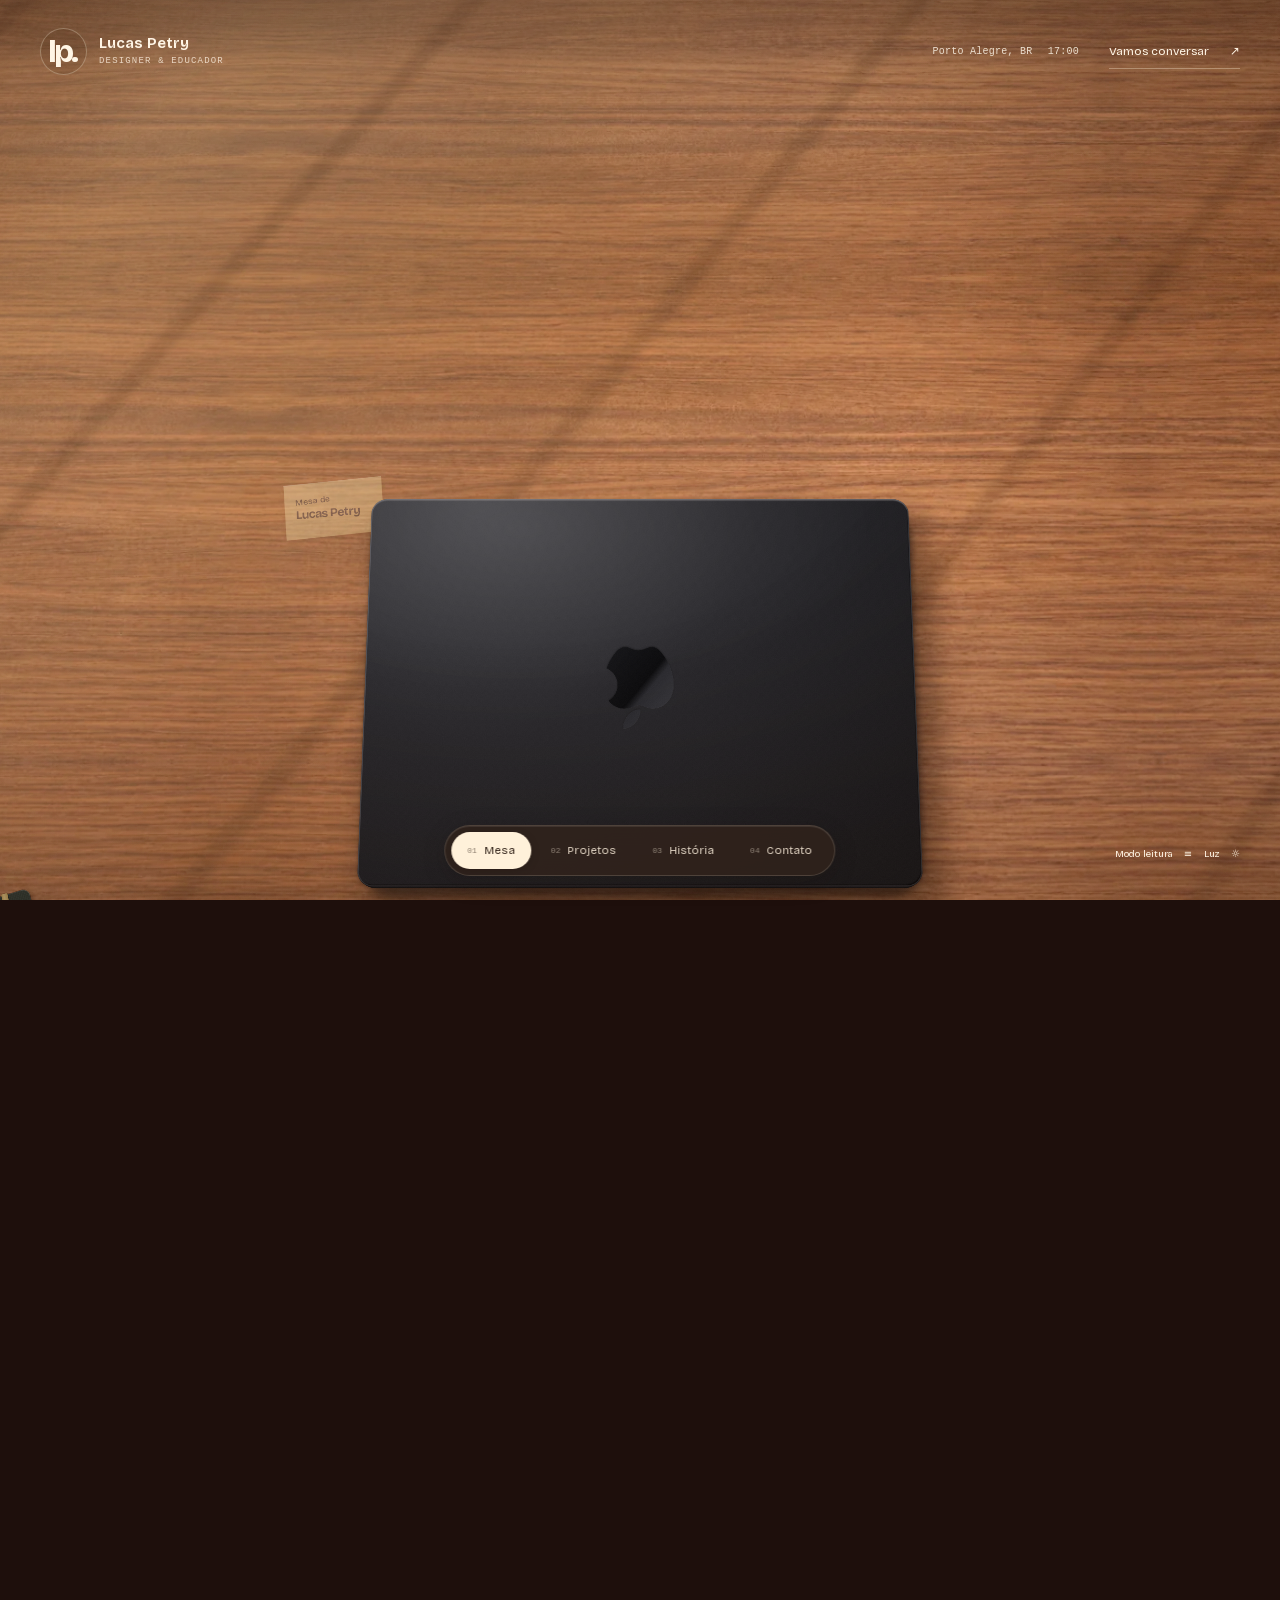
<file: index.html>
<!DOCTYPE html>
<html lang="pt-BR" data-desk="wood">
<head>
<meta charset="utf-8">
<meta name="viewport" content="width=device-width, initial-scale=1">
<title>Lucas Petry — ideias fora da tela</title>
<meta name="description" content="Design, marketing e IA, com um olhar humano. Explore a mesa e o portfólio de Lucas Petry.">
<meta name="theme-color" content="#2A0E1F">
<meta property="og:title" content="Lucas Petry — ideias fora da tela">
<meta property="og:description" content="Design, marketing e IA, com um olhar humano. Explore a mesa e o portfólio de Lucas Petry.">
<link rel="icon" href="data:image/svg+xml,%3Csvg xmlns='http://www.w3.org/2000/svg' viewBox='0 0 64 64'%3E%3Crect width='64' height='64' rx='14' fill='%23F45A2E'/%3E%3Crect x='14' y='18' width='36' height='26' rx='4' fill='%2317171B'/%3E%3Crect x='9' y='44' width='46' height='5' rx='2.5' fill='%2325252B'/%3E%3C/svg%3E">
<link rel="preload" href="assets/fonts/bricolage-latin.woff2" as="font" type="font/woff2" crossorigin>
<link rel="preload" href="assets/img/desk.webp" as="image" fetchpriority="high">
<link rel="preload" href="assets/img/fone.webp" as="image">
<script>
try { if (sessionStorage.getItem('portfolio-mode') === 'plain' || (sessionStorage.getItem('portfolio-mode') !== '3d' && matchMedia('(max-width: 700px), (prefers-reduced-motion: reduce)').matches)) document.documentElement.classList.add('is-plain'); } catch { if (matchMedia('(max-width: 700px), (prefers-reduced-motion: reduce)').matches) document.documentElement.classList.add('is-plain'); }
document.documentElement.classList.add('js');
if (!document.documentElement.classList.contains('is-plain') && 'scrollRestoration' in history) history.scrollRestoration = 'manual';
</script>
<link rel="stylesheet" href="css/styles.css">
</head>
<body>
<a class="skip-link" href="#leitura">Pular para o conteúdo</a>
<header class="site-header">
  <a href="#mesa" class="wordmark" aria-label="Lucas Petry, início"><span class="monogram">lp.</span><span>Lucas Petry<small>DESIGNER & EDUCADOR</small></span></a>
  <div class="header-right"><span class="local-time">Porto Alegre, BR <time id="deskClock"></time></span><a class="contact-link" href="mailto:lucas@asimov.academy">Vamos conversar <span aria-hidden="true">↗</span></a></div>
</header>
<div class="hero-copy" id="heroCopy">
  <span class="eyebrow">DESIGN, CAFÉ E UM POUCO DE IA.</span>
  <h1>Vem conhecer meu trabalho</h1>
  <p>Boas ideias começam com uma conversa.<br>As minhas estão aqui, em cima da mesa.</p>
</div>


<div class="stage" id="stage" aria-label="Mesa interativa em 3D">
  <div class="world" id="world">
    <div class="desk" id="desk">
      <!-- ladrilhos da mesa injetados via JS (.tile) -->

      <div class="window-light" aria-hidden="true"></div>
      <!-- post-it na mesa -->
      <div class="obj obj-sticker" data-rot="-5" data-dx="0" data-dy="-340" data-drot="4">
        <div class="obj-in" style="--i:0">
          <div class="postit">
            <span class="l1">Mesa de</span>
            <span class="l2">Lucas Petry</span>
          </div>
        </div>
      </div>

      <!-- terço -->
      <div class="obj obj-terco" data-rot="-10" data-dx="200" data-dy="-340" data-drot="-16">
        <div class="obj-in" style="--i:8">
          <img src="assets/img/terco.webp" width="340" height="352" alt="" loading="eager" decoding="async">
        </div>
      </div>

      <!-- planta (costela de adão) -->
      <div class="obj obj-plant" data-dx="-900" data-dy="-260" data-drot="-30">
        <div class="obj-in" style="--i:1">
          <img src="assets/img/plant.webp" width="1254" height="1254" alt="" loading="eager" decoding="async">
        </div>
      </div>

      <!-- café -->
      <div class="obj obj-cafe" data-rot="-6" data-dx="900" data-dy="-300" data-drot="28">
        <div class="obj-in" style="--i:2">
          <img src="assets/img/cafe.webp" width="660" height="612" alt="" loading="eager" decoding="async">
        </div>
      </div>

      <!-- fone -->
      <div class="obj obj-fone" data-rot="-6" data-dx="950" data-dy="-300" data-drot="28">
        <div class="obj-in" style="--i:7">
          <img src="assets/img/fone.webp" width="547" height="486" alt="" loading="eager" decoding="async">
        </div>
      </div>

      <!-- caderno (3D de verdade: contracapa, miolo de páginas, capa com dobradiça na lombada) -->
      <div class="obj obj-caderno" data-rot="-7" data-dx="-820" data-dy="520" data-drot="-22" data-alinha="irCaderno">
        <div class="obj-in obj-3d" style="--i:3">
          <div class="caderno" id="caderno">
            <div class="contracapa"></div>
            <div class="miolo" id="miolo"><!-- .pagina geradas via JS a partir de HISTORIA --></div>
            <div class="capa" id="capa">
              <div class="capa-fora"><span class="book-title">Notas de<br>um designer.<small>LUCAS PETRY / VOL. 01</small></span><i class="elastico" id="elastico"></i></div>
              <div class="capa-dentro"></div>
            </div>
          </div>
        </div>
      </div>

      <!-- caneta -->
      <div class="obj obj-caneta" data-rot="-7" data-dx="-820" data-dy="520" data-drot="-22">
        <div class="obj-in" style="--i:9">
          <img src="assets/img/caneta.webp" width="130" height="1312" alt="" loading="eager" decoding="async">
        </div>
      </div>

      <!-- celular (tela pra cima; acende e vira a moldura do chat) -->
      <div class="obj obj-celular" data-rot="9" data-dx="900" data-dy="520" data-drot="26" data-alinha="irCelular">
        <div class="obj-in obj-3d" style="--i:4">
          <div class="phone" id="phone">
            <!-- fatias de espessura injetadas via JS (.slab) -->
            <div class="phone-top">
              <div class="phone-screen">
                <div class="tela-on" id="telaOn">
                  <div class="lock" id="lock">
                    <span class="phone-status">9:41 <span>▮▮▮ ▰</span></span><div class="lock-hora" id="lockHora">--:--</div>
                    <div class="lock-data" id="lockData"></div>
                    <div class="notif" id="notif">
                      <i class="notif-icone">L</i>
                      <div class="notif-txt"><b>Lucas</b><span>agora</span><p>curtiu? me chama</p></div>
                    </div>
                  </div>
                  <div class="chat" id="chat">
                    <div class="chat-head"><i class="avatar">L</i><b>Lucas</b></div>
                    <div class="bolhas">
                      <div class="bolha" id="bolha1">Toda boa ideia começa com um “oi”.</div>
                      <div class="bolha" id="bolha2">O que vamos criar juntos?</div>
                    </div>
                    <a class="phone-email" href="mailto:lucas@asimov.academy">lucas@asimov.academy ↗</a><form class="campo" id="campo" autocomplete="off">
                      <input id="msg" type="text" placeholder="Mensagem" aria-label="Mensagem" maxlength="500">
                      <button type="submit" aria-label="Abrir mensagem no aplicativo de e-mail">
                        <svg width="16" height="16" viewBox="0 0 16 16" aria-hidden="true"><path d="M8 13V3M3.5 7.5L8 3l4.5 4.5" fill="none" stroke="currentColor" stroke-width="2.2" stroke-linecap="round" stroke-linejoin="round"/></svg>
                      </button>
                    </form>
                  </div>
                </div>
                <i class="ilha"></i>
              </div>
            </div>
          </div>
        </div>
      </div>

      <!-- ===== MacBook (100% CSS 3D) ===== -->
      <div class="laptop" id="laptop">
        <div class="laptop-shadow laptop-shadow-soft"></div>
        <div class="laptop-shadow laptop-shadow-contact"></div>

        <div class="base" id="base">
          <!-- fatias de espessura injetadas via JS (.slab) -->
          <div class="base-top">
            <div class="speaker speaker-l"></div>
            <div class="speaker speaker-r"></div>
            <div class="kb" id="kb" aria-hidden="true"></div>
            <div class="trackpad"></div>
            <i class="lip"></i>
            <div class="base-shade" id="baseShade"></div>
            <div class="screen-glow" id="screenGlow"></div>
          </div>
        </div>

        <div class="lid" id="lid">
          <div class="lid-inner">
            <div class="display" id="display">
              <div class="strip" id="strip"></div>
              <div class="intro" id="intro">
                <div class="curtain curtain-l"></div>
                <div class="curtain curtain-r"></div>
                <div class="stage-floor" aria-hidden="true"></div>
                <div class="stage-light" aria-hidden="true"></div>
                <div class="intro-vignette" aria-hidden="true"></div>
                <div class="valance" aria-hidden="true"></div>
                <div class="intro-txt">
                  <span class="intro-kicker">BEM-VINDO AO MEU UNIVERSO</span><h3>Ideias fora<br>da tela.</h3>
                  <p>Design que dá vontade de ver de perto.</p>
                </div>
              </div>
              <div class="progress" id="progress"></div>
              <div class="flash" id="flash"></div>
              <div class="reflection" id="reflection"></div>
            </div>
            <div class="notch"><i class="cam"></i><i class="led"></i></div>
            <div class="glass" id="glass"></div>
          </div>
          <div class="lid-outer" aria-hidden="true">
            <svg class="apple-logo" viewBox="0 0 24 24" aria-hidden="true">
              <defs>
                <linearGradient id="appleGloss" x1="0" y1="0" x2="1" y2="1">
                  <stop offset="0" stop-color="#3C3C41"/>
                  <stop offset=".42" stop-color="#2B2B30"/>
                  <stop offset=".5" stop-color="#0C0C0E"/>
                  <stop offset="1" stop-color="#18181B"/>
                </linearGradient>
              </defs>
              <path fill="url(#appleGloss)" d="M12.152 6.896c-.948 0-2.415-1.078-3.96-1.04-2.04.027-3.91 1.183-4.961 3.014-2.117 3.675-.546 9.103 1.519 12.09 1.013 1.454 2.208 3.09 3.792 3.039 1.52-.065 2.09-.987 3.935-.987 1.831 0 2.35.987 3.96.948 1.637-.026 2.676-1.48 3.676-2.948 1.156-1.688 1.636-3.325 1.662-3.415-.039-.013-3.182-1.221-3.22-4.857-.026-3.04 2.48-4.494 2.597-4.559-1.429-2.09-3.623-2.324-4.39-2.376-2-.156-3.675 1.09-4.61 1.09zM15.53 3.83c.843-1.012 1.4-2.427 1.245-3.83-1.207.052-2.662.805-3.532 1.818-.78.896-1.454 2.338-1.273 3.714 1.338.104 2.715-.688 3.559-1.701"/>
            </svg>
            <div class="lid-sheen" id="lidSheen"></div>
          </div>
        </div>
      </div>

    </div>
  </div>
  <div class="night" id="night" aria-hidden="true"></div>
</div>

<div class="vignette" aria-hidden="true"></div>
<div class="grain" aria-hidden="true"></div>
<div class="scroller" id="scroller"></div>

<nav class="dock" aria-label="Explorar portfólio">
  <a href="#mesa" data-chapter="mesa" aria-current="location"><span class="dock-number">01</span> Mesa</a>
  <a href="#projetos" data-chapter="projetos"><span class="dock-number">02</span> Projetos</a>
  <a href="#historia" data-chapter="historia"><span class="dock-number">03</span> História</a>
  <a href="#contato" data-chapter="contato"><span class="dock-number">04</span> Contato</a>
</nav>
<div class="view-controls"><button id="modeToggle" type="button">Modo leitura <span aria-hidden="true">≡</span></button><button id="lightToggle" type="button" aria-pressed="false" aria-label="Alternar luz da mesa">Luz <span aria-hidden="true">☼</span></button></div>
<div class="gallery-controls" id="galleryControls" hidden><button id="previousProject" aria-label="Projeto anterior">←</button><span id="projectCount" aria-live="polite">01 / 06</span><button id="nextProject" aria-label="Próximo projeto">→</button><button id="openProject">Ver conceito ↗</button></div>
<main class="reading" id="leitura" tabindex="-1">
  <section class="reading-intro" id="mesa"><span class="eyebrow">DESIGN, CAFÉ E UM POUCO DE IA.</span><h1>Vem conhecer meu trabalho</h1><p>Sou Lucas Petry. Designer, educador e curioso por tudo que conecta boas ideias a experiências de verdade.</p><div class="reading-desk" aria-hidden="true"><img src="assets/img/plant.webp" alt="" width="800" height="800"><div class="mini-note"><svg class="mini-apple-logo" viewBox="0 0 24 24" aria-hidden="true">
              <defs>
                <linearGradient id="appleGlossMini" x1="0" y1="0" x2="1" y2="1">
                  <stop offset="0" stop-color="#3C3C41"/>
                  <stop offset=".42" stop-color="#2B2B30"/>
                  <stop offset=".5" stop-color="#0C0C0E"/>
                  <stop offset="1" stop-color="#18181B"/>
                </linearGradient>
              </defs>
              <path fill="url(#appleGlossMini)" d="M12.152 6.896c-.948 0-2.415-1.078-3.96-1.04-2.04.027-3.91 1.183-4.961 3.014-2.117 3.675-.546 9.103 1.519 12.09 1.013 1.454 2.208 3.09 3.792 3.039 1.52-.065 2.09-.987 3.935-.987 1.831 0 2.35.987 3.96.948 1.637-.026 2.676-1.48 3.676-2.948 1.156-1.688 1.636-3.325 1.662-3.415-.039-.013-3.182-1.221-3.22-4.857-.026-3.04 2.48-4.494 2.597-4.559-1.429-2.09-3.623-2.324-4.39-2.376-2-.156-3.675 1.09-4.61 1.09zM15.53 3.83c.843-1.012 1.4-2.427 1.245-3.83-1.207.052-2.662.805-3.532 1.818-.78.896-1.454 2.338-1.273 3.714 1.338.104 2.715-.688 3.559-1.701"/>
            </svg></div><img src="assets/img/cafe.webp" alt="" width="660" height="612"></div><a class="text-link" href="#projetos">Explore os projetos ↓</a></section>
  <section id="projetos" class="reading-projects"><span class="eyebrow">01 / EXPLORAÇÕES CRIATIVAS</span><h2>Ideias fora da tela.</h2><p class="section-description">Uma seleção de conceitos de design. Projetos ilustrativos, por enquanto.</p><div class="project-grid">
<article class="project-card" style="--bg:#5A6A2E;--fg:#EAC64A"><div class="project-art" data-art="0" aria-hidden="true"><span>TORRA</span></div><div class="project-card-info"><span>Branding e site · Conceito</span><h3>TORRA</h3><p>Marca de café especial. Identidade, embalagem e site.</p><button data-project="0">Explorar conceito <span aria-hidden="true">↗</span></button></div></article>
<article class="project-card" style="--bg:#F1E9DA;--fg:#17171B"><div class="project-art" data-art="1" aria-hidden="true"><span>FORME</span></div><div class="project-card-info"><span>Web e 3D · Conceito</span><h3>FORME</h3><p>Estúdio de mobiliário modular. Homepage com exploded view 3D.</p><button data-project="1">Explorar conceito <span aria-hidden="true">↗</span></button></div></article>
<article class="project-card" style="--bg:#2A0E24;--fg:#FF7BC0"><div class="project-art" data-art="2" aria-hidden="true"><span>Âmago</span></div><div class="project-card-info"><span>Web imersiva · Conceito</span><h3>Âmago</h3><p>Perfume de nicho. Um mundo navegável por scroll.</p><button data-project="2">Explorar conceito <span aria-hidden="true">↗</span></button></div></article>
<article class="project-card" style="--bg:#2743E0;--fg:#FFF3DF"><div class="project-art" data-art="3" aria-hidden="true"><span>Visit New York</span></div><div class="project-card-info"><span>Web e 3D · Conceito</span><h3>Visit New York</h3><p>Landing de companhia aérea com Nova York em 3D.</p><button data-project="3">Explorar conceito <span aria-hidden="true">↗</span></button></div></article>
<article class="project-card" style="--bg:#FFD23F;--fg:#17171B"><div class="project-art" data-art="4" aria-hidden="true"><span>Trato</span></div><div class="project-card-info"><span>Produto e web · Conceito</span><h3>Trato</h3><p>App de produtividade. Homepage e sistema de design.</p><button data-project="4">Explorar conceito <span aria-hidden="true">↗</span></button></div></article>
<article class="project-card" style="--bg:#17171B;--fg:#D6B36A"><div class="project-art" data-art="5" aria-hidden="true"><span>Tempus</span></div><div class="project-card-info"><span>Branding e loja · Conceito</span><h3>Tempus</h3><p>Relojoaria de luxo. Branding e e-commerce.</p><button data-project="5">Explorar conceito <span aria-hidden="true">↗</span></button></div></article>
</div></section>
  <section id="historia" class="reading-about"><div><span class="eyebrow">02 / POR TRÁS DAS IDEIAS</span><h2>Curiosidade<br>é meu ponto<br>de partida.</h2><p>Comecei no marketing. Entre sites, identidades e estratégias, encontrei no design a minha forma de conectar ideias e pessoas.</p><p>Hoje, sou designer e instrutor de Vibe Design na Asimov Academy. Ensino a transformar possibilidades da IA em projetos com intenção.</p><span class="about-signature">Lucas Petry.</span></div><figure><img src="assets/img/foto-perfil.webp" alt="Lucas Petry" width="500" height="500" loading="lazy"><figcaption>Designer, em Porto Alegre.</figcaption></figure></section>
  <section id="contato" class="reading-contact"><span class="eyebrow">03 / A PRÓXIMA IDEIA</span><h2>Começa com<br>um oi<span>.</span></h2><a href="mailto:lucas@asimov.academy">lucas@asimov.academy <span aria-hidden="true">↗</span></a><p>Design, uma colaboração ou só uma boa conversa.</p><small>Lucas Petry © 2026 · Feito com intenção.</small></section>
</main>
<dialog id="projectDialog" aria-labelledby="dialogTitle"><button class="dialog-close" aria-label="Fechar projeto" autofocus>×</button><div class="dialog-art" aria-hidden="true"></div><div class="dialog-copy"><span class="eyebrow">EXPLORAÇÃO CRIATIVA / CONCEITO</span><h2 id="dialogTitle"></h2><p id="dialogDescription"></p><span class="dialog-meta"></span><p class="concept-note">Este é um projeto ilustrativo. O case completo entra aqui em breve.</p><a href="mailto:lucas@asimov.academy">Vamos criar algo assim? ↗</a></div></dialog>
<noscript><style>.stage,.hero-copy,.scroller,.view-controls,.gallery-controls,.vignette,.grain{display:none!important}.reading{display:block!important}.dock{position:sticky;bottom:16px}.site-header{position:relative}</style></noscript>
<script src="js/content.js" defer></script>
<script src="js/experience.js" defer></script>
<script src="js/scene.js" defer></script>
</body>
</html>
</file>
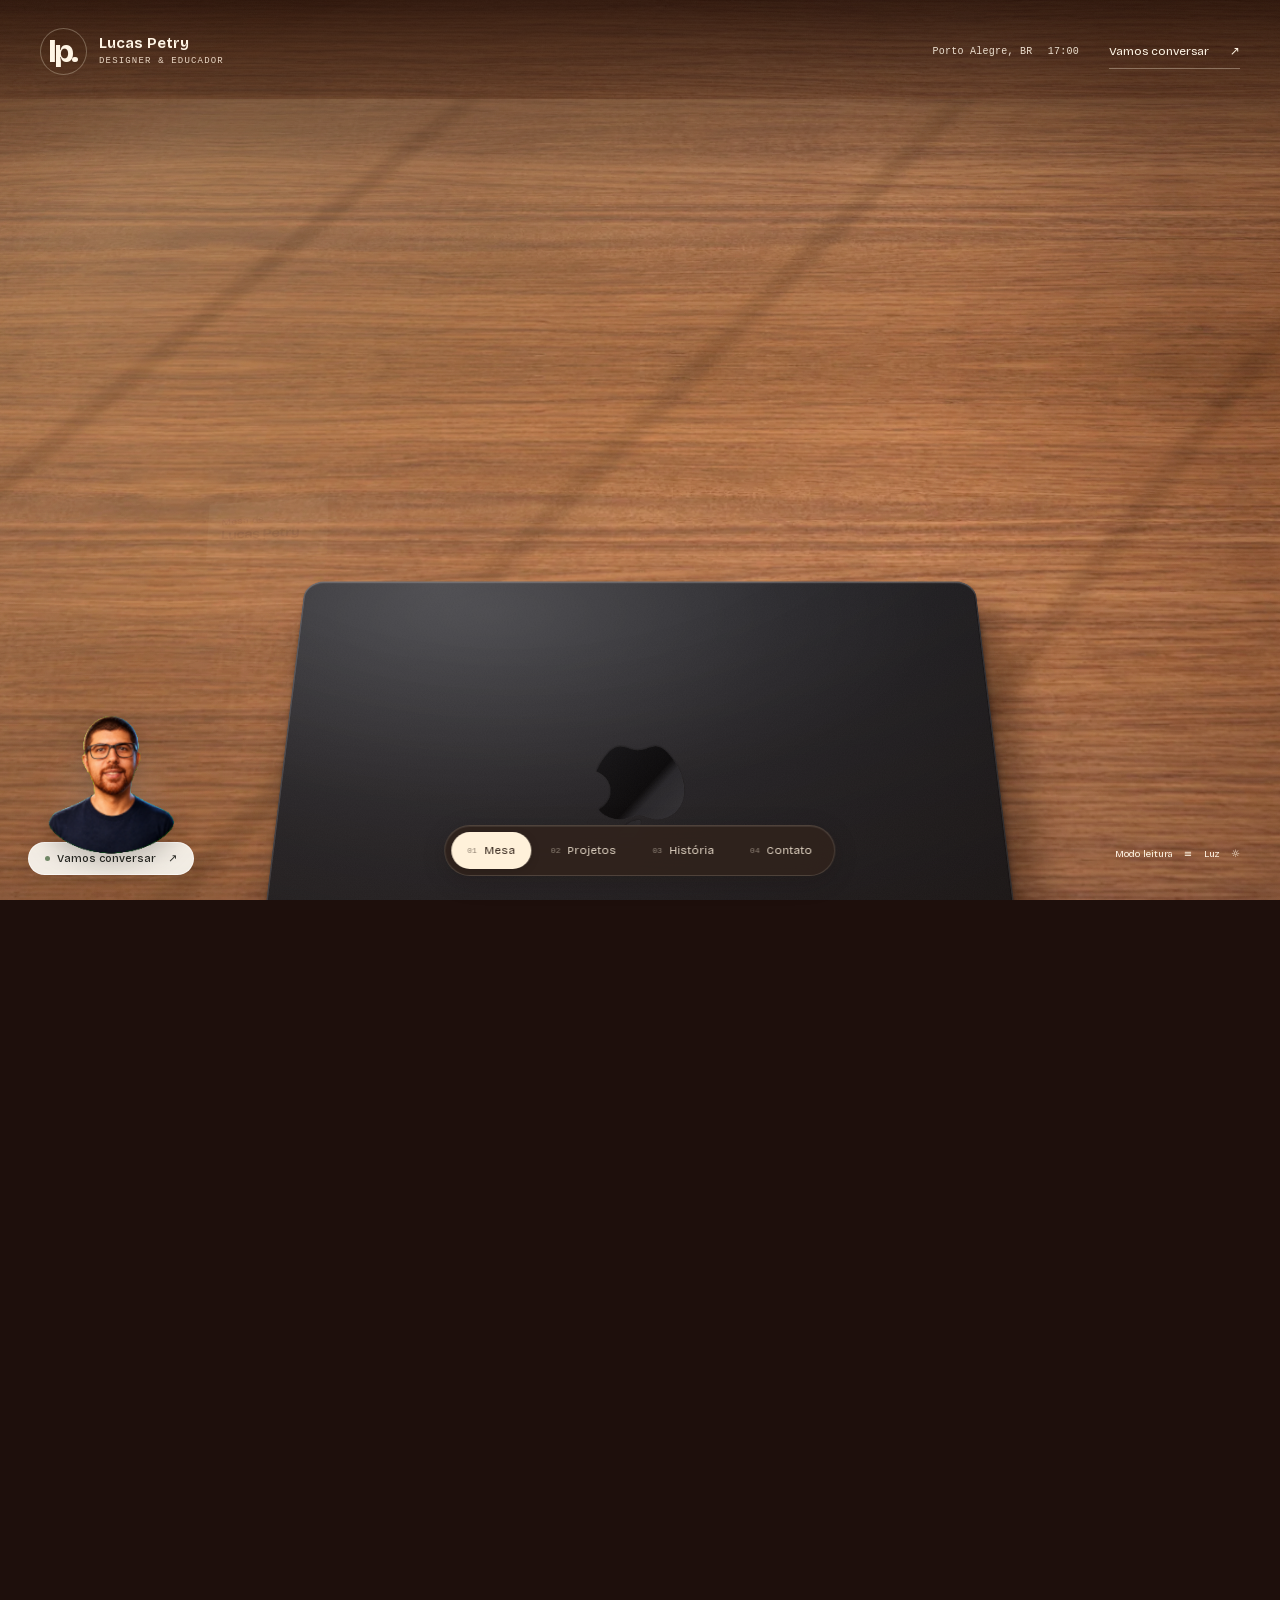
<file: v3.html>
<!DOCTYPE html>
<html lang="pt-BR" data-desk="wood">
<head>
<meta charset="utf-8">
<meta name="viewport" content="width=device-width, initial-scale=1">
<title>Lucas Petry — ideias fora da tela</title>
<meta name="description" content="Design, marketing e IA, com um olhar humano. Explore a mesa e o portfólio de Lucas Petry.">
<meta name="theme-color" content="#2A0E1F">
<meta property="og:title" content="Lucas Petry — ideias fora da tela">
<meta property="og:description" content="Design, marketing e IA, com um olhar humano. Explore a mesa e o portfólio de Lucas Petry.">
<link rel="icon" href="data:image/svg+xml,%3Csvg xmlns='http://www.w3.org/2000/svg' viewBox='0 0 64 64'%3E%3Crect width='64' height='64' rx='14' fill='%23F45A2E'/%3E%3Crect x='14' y='18' width='36' height='26' rx='4' fill='%2317171B'/%3E%3Crect x='9' y='44' width='46' height='5' rx='2.5' fill='%2325252B'/%3E%3C/svg%3E">
<link rel="preload" href="assets/fonts/bricolage-latin.woff2" as="font" type="font/woff2" crossorigin>
<link rel="preload" href="assets/img/desk.webp" as="image" fetchpriority="high">
<link rel="preload" href="assets/img/fone.webp" as="image">
<script>
try { if (sessionStorage.getItem('portfolio-mode') === 'plain' || (sessionStorage.getItem('portfolio-mode') !== '3d' && matchMedia('(max-width: 700px), (prefers-reduced-motion: reduce)').matches)) document.documentElement.classList.add('is-plain'); } catch { if (matchMedia('(max-width: 700px), (prefers-reduced-motion: reduce)').matches) document.documentElement.classList.add('is-plain'); }
document.documentElement.classList.add('js');
if (!document.documentElement.classList.contains('is-plain') && 'scrollRestoration' in history) history.scrollRestoration = 'manual';
</script>
<link rel="stylesheet" href="css/styles.css">
<link rel="stylesheet" href="css/avatar-assistant.css">
</head>
<body>
<a class="skip-link" href="#leitura">Pular para o conteúdo</a>
<header class="site-header">
  <a href="#mesa" class="wordmark" aria-label="Lucas Petry, início"><span class="monogram">lp.</span><span>Lucas Petry<small>DESIGNER & EDUCADOR</small></span></a>
  <div class="header-right"><span class="local-time">Porto Alegre, BR <time id="deskClock"></time></span><a class="contact-link" href="mailto:lucas@asimov.academy">Vamos conversar <span aria-hidden="true">↗</span></a></div>
</header>
<div class="hero-copy" id="heroCopy">
  <span class="eyebrow">DESIGN, CAFÉ E UM POUCO DE IA.</span>
  <h1>Vem conhecer meu trabalho</h1>
  <p>Boas ideias começam com uma conversa.<br>As minhas estão aqui, em cima da mesa.</p>
</div>


<div class="stage" id="stage" aria-label="Mesa interativa em 3D">
  <div class="world" id="world">
    <div class="desk" id="desk">
      <!-- ladrilhos da mesa injetados via JS (.tile) -->

      <div class="window-light" aria-hidden="true"></div>
      <!-- post-it na mesa -->
      <div class="obj obj-sticker" data-rot="-5" data-dx="0" data-dy="-340" data-drot="4">
        <div class="obj-in" style="--i:0">
          <div class="postit">
            <span class="l1">Mesa de</span>
            <span class="l2">Lucas Petry</span>
          </div>
        </div>
      </div>

      <!-- terço -->
      <div class="obj obj-terco" data-rot="-10" data-dx="200" data-dy="-340" data-drot="-16">
        <div class="obj-in" style="--i:8">
          <img src="assets/img/terco.webp" width="340" height="352" alt="" loading="eager" decoding="async">
        </div>
      </div>

      <!-- planta (costela de adão) -->
      <div class="obj obj-plant" data-dx="-900" data-dy="-260" data-drot="-30">
        <div class="obj-in" style="--i:1">
          <img src="assets/img/plant.webp" width="1254" height="1254" alt="" loading="eager" decoding="async">
        </div>
      </div>

      <!-- café -->
      <div class="obj obj-cafe" data-rot="-6" data-dx="900" data-dy="-300" data-drot="28">
        <div class="obj-in" style="--i:2">
          <img src="assets/img/cafe.webp" width="660" height="612" alt="" loading="eager" decoding="async">
        </div>
      </div>

      <!-- fone -->
      <div class="obj obj-fone" data-rot="-6" data-dx="950" data-dy="-300" data-drot="28">
        <div class="obj-in" style="--i:7">
          <img src="assets/img/fone.webp" width="547" height="486" alt="" loading="eager" decoding="async">
        </div>
      </div>

      <!-- caderno (3D de verdade: contracapa, miolo de páginas, capa com dobradiça na lombada) -->
      <div class="obj obj-caderno" data-rot="-7" data-dx="-820" data-dy="520" data-drot="-22" data-alinha="irCaderno">
        <div class="obj-in obj-3d" style="--i:3">
          <div class="caderno" id="caderno">
            <div class="contracapa"></div>
            <div class="miolo" id="miolo"><!-- .pagina geradas via JS a partir de HISTORIA --></div>
            <div class="capa" id="capa">
              <div class="capa-fora"><span class="book-title">Notas de<br>um designer.<small>LUCAS PETRY / VOL. 01</small></span><i class="elastico" id="elastico"></i></div>
              <div class="capa-dentro"></div>
            </div>
          </div>
        </div>
      </div>

      <!-- caneta -->
      <div class="obj obj-caneta" data-rot="-7" data-dx="-820" data-dy="520" data-drot="-22">
        <div class="obj-in" style="--i:9">
          <img src="assets/img/caneta.webp" width="130" height="1312" alt="" loading="eager" decoding="async">
        </div>
      </div>

      <!-- celular (tela pra cima; acende e vira a moldura do chat) -->
      <div class="obj obj-celular" data-rot="9" data-dx="900" data-dy="520" data-drot="26" data-alinha="irCelular">
        <div class="obj-in obj-3d" style="--i:4">
          <div class="phone" id="phone">
            <!-- fatias de espessura injetadas via JS (.slab) -->
            <div class="phone-top">
              <div class="phone-screen">
                <div class="tela-on" id="telaOn">
                  <div class="lock" id="lock">
                    <span class="phone-status">9:41 <span>▮▮▮ ▰</span></span><div class="lock-hora" id="lockHora">--:--</div>
                    <div class="lock-data" id="lockData"></div>
                    <div class="notif" id="notif">
                      <i class="notif-icone">L</i>
                      <div class="notif-txt"><b>Lucas</b><span>agora</span><p>curtiu? me chama</p></div>
                    </div>
                  </div>
                  <div class="chat" id="chat">
                    <div class="chat-head"><i class="avatar">L</i><b>Lucas</b></div>
                    <div class="bolhas">
                      <div class="bolha" id="bolha1">Toda boa ideia começa com um “oi”.</div>
                      <div class="bolha" id="bolha2">O que vamos criar juntos?</div>
                    </div>
                    <a class="phone-email" href="mailto:lucas@asimov.academy">lucas@asimov.academy ↗</a><form class="campo" id="campo" autocomplete="off">
                      <input id="msg" type="text" placeholder="Mensagem" aria-label="Mensagem" maxlength="500">
                      <button type="submit" aria-label="Abrir mensagem no aplicativo de e-mail">
                        <svg width="16" height="16" viewBox="0 0 16 16" aria-hidden="true"><path d="M8 13V3M3.5 7.5L8 3l4.5 4.5" fill="none" stroke="currentColor" stroke-width="2.2" stroke-linecap="round" stroke-linejoin="round"/></svg>
                      </button>
                    </form>
                  </div>
                </div>
                <i class="ilha"></i>
              </div>
            </div>
          </div>
        </div>
      </div>

      <!-- ===== MacBook (100% CSS 3D) ===== -->
      <div class="laptop" id="laptop">
        <div class="laptop-shadow laptop-shadow-soft"></div>
        <div class="laptop-shadow laptop-shadow-contact"></div>

        <div class="base" id="base">
          <!-- fatias de espessura injetadas via JS (.slab) -->
          <div class="base-top">
            <div class="speaker speaker-l"></div>
            <div class="speaker speaker-r"></div>
            <div class="kb" id="kb" aria-hidden="true"></div>
            <div class="trackpad"></div>
            <i class="lip"></i>
            <div class="base-shade" id="baseShade"></div>
            <div class="screen-glow" id="screenGlow"></div>
          </div>
        </div>

        <div class="lid" id="lid">
          <div class="lid-inner">
            <div class="display" id="display">
              <div class="strip" id="strip"></div>
              <div class="intro" id="intro">
                <div class="curtain curtain-l"></div>
                <div class="curtain curtain-r"></div>
                <div class="stage-floor" aria-hidden="true"></div>
                <div class="stage-light" aria-hidden="true"></div>
                <div class="intro-vignette" aria-hidden="true"></div>
                <div class="valance" aria-hidden="true"></div>
                <div class="intro-txt">
                  <span class="intro-kicker">BEM-VINDO AO MEU UNIVERSO</span><h3>Ideias fora<br>da tela.</h3>
                  <p>Design que dá vontade de ver de perto.</p>
                </div>
              </div>
              <div class="progress" id="progress"></div>
              <div class="flash" id="flash"></div>
              <div class="reflection" id="reflection"></div>
            </div>
            <div class="notch"><i class="cam"></i><i class="led"></i></div>
            <div class="glass" id="glass"></div>
          </div>
          <div class="lid-outer" aria-hidden="true">
            <svg class="apple-logo" viewBox="0 0 24 24" aria-hidden="true">
              <defs>
                <linearGradient id="appleGloss" x1="0" y1="0" x2="1" y2="1">
                  <stop offset="0" stop-color="#3C3C41"/>
                  <stop offset=".42" stop-color="#2B2B30"/>
                  <stop offset=".5" stop-color="#0C0C0E"/>
                  <stop offset="1" stop-color="#18181B"/>
                </linearGradient>
              </defs>
              <path fill="url(#appleGloss)" d="M12.152 6.896c-.948 0-2.415-1.078-3.96-1.04-2.04.027-3.91 1.183-4.961 3.014-2.117 3.675-.546 9.103 1.519 12.09 1.013 1.454 2.208 3.09 3.792 3.039 1.52-.065 2.09-.987 3.935-.987 1.831 0 2.35.987 3.96.948 1.637-.026 2.676-1.48 3.676-2.948 1.156-1.688 1.636-3.325 1.662-3.415-.039-.013-3.182-1.221-3.22-4.857-.026-3.04 2.48-4.494 2.597-4.559-1.429-2.09-3.623-2.324-4.39-2.376-2-.156-3.675 1.09-4.61 1.09zM15.53 3.83c.843-1.012 1.4-2.427 1.245-3.83-1.207.052-2.662.805-3.532 1.818-.78.896-1.454 2.338-1.273 3.714 1.338.104 2.715-.688 3.559-1.701"/>
            </svg>
            <div class="lid-sheen" id="lidSheen"></div>
          </div>
        </div>
      </div>

    </div>
  </div>
  <div class="night" id="night" aria-hidden="true"></div>
</div>

<div class="vignette" aria-hidden="true"></div>
<div class="grain" aria-hidden="true"></div>
<div class="scroller" id="scroller"></div>

<nav class="dock" aria-label="Explorar portfólio">
  <a href="#mesa" data-chapter="mesa" aria-current="location"><span class="dock-number">01</span> Mesa</a>
  <a href="#projetos" data-chapter="projetos"><span class="dock-number">02</span> Projetos</a>
  <a href="#historia" data-chapter="historia"><span class="dock-number">03</span> História</a>
  <a href="#contato" data-chapter="contato"><span class="dock-number">04</span> Contato</a>
</nav>
<div class="view-controls"><button id="modeToggle" type="button">Modo leitura <span aria-hidden="true">≡</span></button><button id="lightToggle" type="button" aria-pressed="false" aria-label="Alternar luz da mesa">Luz <span aria-hidden="true">☼</span></button></div>
<div class="gallery-controls" id="galleryControls" hidden><button id="previousProject" aria-label="Projeto anterior">←</button><span id="projectCount" aria-live="polite">01 / 06</span><button id="nextProject" aria-label="Próximo projeto">→</button><button id="openProject">Ver conceito ↗</button></div>
<main class="reading" id="leitura" tabindex="-1">
  <section class="reading-intro" id="mesa"><span class="eyebrow">DESIGN, CAFÉ E UM POUCO DE IA.</span><h1>Vem conhecer meu trabalho</h1><p>Sou Lucas Petry. Designer, educador e curioso por tudo que conecta boas ideias a experiências de verdade.</p><div class="reading-desk" aria-hidden="true"><img src="assets/img/plant.webp" alt="" width="800" height="800"><div class="mini-note"><svg class="mini-apple-logo" viewBox="0 0 24 24" aria-hidden="true">
              <defs>
                <linearGradient id="appleGlossMini" x1="0" y1="0" x2="1" y2="1">
                  <stop offset="0" stop-color="#3C3C41"/>
                  <stop offset=".42" stop-color="#2B2B30"/>
                  <stop offset=".5" stop-color="#0C0C0E"/>
                  <stop offset="1" stop-color="#18181B"/>
                </linearGradient>
              </defs>
              <path fill="url(#appleGlossMini)" d="M12.152 6.896c-.948 0-2.415-1.078-3.96-1.04-2.04.027-3.91 1.183-4.961 3.014-2.117 3.675-.546 9.103 1.519 12.09 1.013 1.454 2.208 3.09 3.792 3.039 1.52-.065 2.09-.987 3.935-.987 1.831 0 2.35.987 3.96.948 1.637-.026 2.676-1.48 3.676-2.948 1.156-1.688 1.636-3.325 1.662-3.415-.039-.013-3.182-1.221-3.22-4.857-.026-3.04 2.48-4.494 2.597-4.559-1.429-2.09-3.623-2.324-4.39-2.376-2-.156-3.675 1.09-4.61 1.09zM15.53 3.83c.843-1.012 1.4-2.427 1.245-3.83-1.207.052-2.662.805-3.532 1.818-.78.896-1.454 2.338-1.273 3.714 1.338.104 2.715-.688 3.559-1.701"/>
            </svg></div><img src="assets/img/cafe.webp" alt="" width="660" height="612"></div><a class="text-link" href="#projetos">Explore os projetos ↓</a></section>
  <section id="projetos" class="reading-projects"><span class="eyebrow">01 / EXPLORAÇÕES CRIATIVAS</span><h2>Ideias fora da tela.</h2><p class="section-description">Uma seleção de conceitos de design. Projetos ilustrativos, por enquanto.</p><div class="project-grid">
<article class="project-card" style="--bg:#5A6A2E;--fg:#EAC64A"><div class="project-art" data-art="0" aria-hidden="true"><span>TORRA</span></div><div class="project-card-info"><span>Branding e site · Conceito</span><h3>TORRA</h3><p>Marca de café especial. Identidade, embalagem e site.</p><button data-project="0">Explorar conceito <span aria-hidden="true">↗</span></button></div></article>
<article class="project-card" style="--bg:#F1E9DA;--fg:#17171B"><div class="project-art" data-art="1" aria-hidden="true"><span>FORME</span></div><div class="project-card-info"><span>Web e 3D · Conceito</span><h3>FORME</h3><p>Estúdio de mobiliário modular. Homepage com exploded view 3D.</p><button data-project="1">Explorar conceito <span aria-hidden="true">↗</span></button></div></article>
<article class="project-card" style="--bg:#2A0E24;--fg:#FF7BC0"><div class="project-art" data-art="2" aria-hidden="true"><span>Âmago</span></div><div class="project-card-info"><span>Web imersiva · Conceito</span><h3>Âmago</h3><p>Perfume de nicho. Um mundo navegável por scroll.</p><button data-project="2">Explorar conceito <span aria-hidden="true">↗</span></button></div></article>
<article class="project-card" style="--bg:#2743E0;--fg:#FFF3DF"><div class="project-art" data-art="3" aria-hidden="true"><span>Visit New York</span></div><div class="project-card-info"><span>Web e 3D · Conceito</span><h3>Visit New York</h3><p>Landing de companhia aérea com Nova York em 3D.</p><button data-project="3">Explorar conceito <span aria-hidden="true">↗</span></button></div></article>
<article class="project-card" style="--bg:#FFD23F;--fg:#17171B"><div class="project-art" data-art="4" aria-hidden="true"><span>Trato</span></div><div class="project-card-info"><span>Produto e web · Conceito</span><h3>Trato</h3><p>App de produtividade. Homepage e sistema de design.</p><button data-project="4">Explorar conceito <span aria-hidden="true">↗</span></button></div></article>
<article class="project-card" style="--bg:#17171B;--fg:#D6B36A"><div class="project-art" data-art="5" aria-hidden="true"><span>Tempus</span></div><div class="project-card-info"><span>Branding e loja · Conceito</span><h3>Tempus</h3><p>Relojoaria de luxo. Branding e e-commerce.</p><button data-project="5">Explorar conceito <span aria-hidden="true">↗</span></button></div></article>
</div></section>
  <section id="historia" class="reading-about"><div><span class="eyebrow">02 / POR TRÁS DAS IDEIAS</span><h2>Curiosidade<br>é meu ponto<br>de partida.</h2><p>Comecei no marketing. Entre sites, identidades e estratégias, encontrei no design a minha forma de conectar ideias e pessoas.</p><p>Hoje, sou designer e instrutor de Vibe Design na Asimov Academy. Ensino a transformar possibilidades da IA em projetos com intenção.</p><span class="about-signature">Lucas Petry.</span></div><figure><img src="assets/img/foto-perfil.webp" alt="Lucas Petry" width="500" height="500" loading="lazy"><figcaption>Designer, em Porto Alegre.</figcaption></figure></section>
  <section id="contato" class="reading-contact"><span class="eyebrow">03 / A PRÓXIMA IDEIA</span><h2>Começa com<br>um oi<span>.</span></h2><a href="mailto:lucas@asimov.academy">lucas@asimov.academy <span aria-hidden="true">↗</span></a><p>Design, uma colaboração ou só uma boa conversa.</p><small>Lucas Petry © 2026 · Feito com intenção.</small></section>
</main>
<dialog id="projectDialog" aria-labelledby="dialogTitle"><button class="dialog-close" aria-label="Fechar projeto" autofocus>×</button><div class="dialog-art" aria-hidden="true"></div><div class="dialog-copy"><span class="eyebrow">EXPLORAÇÃO CRIATIVA / CONCEITO</span><h2 id="dialogTitle"></h2><p id="dialogDescription"></p><span class="dialog-meta"></span><p class="concept-note">Este é um projeto ilustrativo. O case completo entra aqui em breve.</p><a href="mailto:lucas@asimov.academy">Vamos criar algo assim? ↗</a></div></dialog>
<noscript><style>.stage,.hero-copy,.scroller,.view-controls,.gallery-controls,.vignette,.grain{display:none!important}.reading{display:block!important}.dock{position:sticky;bottom:16px}.site-header{position:relative}</style></noscript>
<button hidden id="avatarLaunch" aria-label="Conversar com o avatar do Lucas" aria-haspopup="dialog"><span id="avatarHome"><span id="avatarPortrait" aria-hidden="true"><span class="avatar-aura"></span><canvas id="avatarFallback" width="512" height="512"></canvas><canvas id="avatarCanvas"></canvas></span></span><span class="avatar-launch-label"><i></i> Vamos conversar <span>↗</span></span></button>
<dialog id="avatarDialog" aria-labelledby="avatarTitle">
  <div class="avatar-shade"></div>
  <header class="avatar-header"><span class="avatar-wordmark">lp<span>.</span> <small>LUCAS PETRY <b>DEMO</b></small></span><button id="avatarClose" autofocus aria-label="Fechar conversa e voltar à mesa">Voltar à mesa <span>×</span></button></header>
  <div class="avatar-conversation">
    <div id="avatarSeat"></div>
    <div class="avatar-intro"><span id="avatarStatus" role="status">PRESENTE, DO OUTRO LADO DA TELA.</span><h2 id="avatarTitle">Toda boa ideia começa<br>com uma conversa<span>.</span></h2></div>
    <section class="avatar-chat" aria-label="Conversa com a demo do Lucas">
      <div class="avatar-chat-toolbar"><span><i></i> Lucas digital</span><div><button id="avatarReset" aria-label="Reiniciar conversa">Recomeçar</button><button id="avatarVoice" aria-pressed="false">Voz desligada</button></div></div>
      <div id="avatarMessages" role="log" aria-label="Mensagens" aria-live="polite" aria-relevant="additions"></div>
      <div id="avatarSuggestions" aria-label="Sugestões de perguntas"></div>
      <form id="avatarForm"><label class="sr-only" for="avatarInput">Sua mensagem</label><textarea id="avatarInput" rows="1" maxlength="800" placeholder="Me conta o que você tem em mente…"></textarea><button id="avatarMic" type="button" aria-label="Ditar mensagem" aria-pressed="false"><svg width="18" height="18" viewBox="0 0 24 24" fill="none" stroke="currentColor" stroke-width="1.5" aria-hidden="true"><rect x="9" y="2" width="6" height="13" rx="3"/><path d="M5 10v2a7 7 0 0014 0v-2M12 19v3M8 22h8"/></svg></button><button id="avatarSend" type="submit" aria-label="Enviar mensagem">↑</button></form>
      <div id="avatarNotice" role="status"></div>
      <div id="avatarMicConsent" hidden><p>A transcrição usa o reconhecimento de voz do navegador, que pode processar o áudio online. Revise o texto antes de enviar.</p><button id="avatarMicConfirm">Ativar microfone</button><button id="avatarMicCancel">Agora não</button></div>
    </section>
    <p class="avatar-disclosure">Respostas guiadas · Voz sintética do navegador · Nenhuma conversa enviada ao Lucas</p>
  </div>
</dialog>
<script src="js/avatar-brain.js" defer></script>
<script src="js/avatar-assistant.js" defer></script>
<script src="js/content.js" defer></script>
<script src="js/experience.js" defer></script>
<script src="js/scene.js" defer></script>
</body>
</html>
</file>
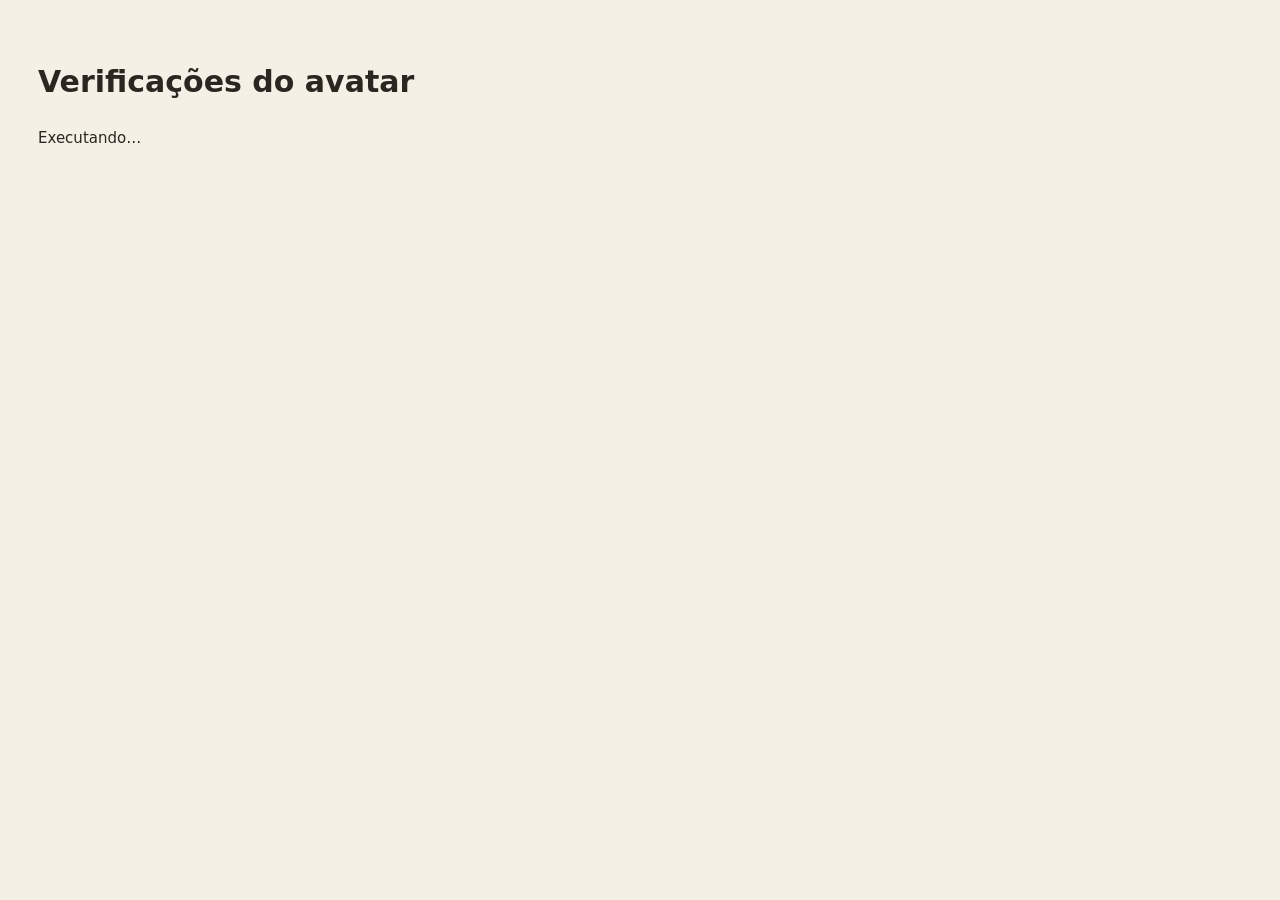
<file: tests/avatar-checks.html>
<!doctype html><html lang="pt-BR"><meta charset="utf-8"><title>Verificações do avatar</title><style>body{font:15px/1.6 system-ui;background:#f5f0e6;padding:30px;color:#292720}iframe{position:absolute;left:-15000px;width:1280px;height:900px}.fail{color:#c22}</style><h1>Verificações do avatar</h1><p id="status">Executando…</p><ol id="results"></ol><iframe title="Avatar sob teste"></iframe><script>
(async()=>{
const frame=document.querySelector('iframe'),list=document.querySelector('#results');let pass=0,fail=0;
const wait=ms=>new Promise(r=>setTimeout(r,ms));
const assert=(ok,label)=>{const li=document.createElement('li');li.textContent=(ok?'PASS — ':'FAIL — ')+label;if(ok)pass++;else{fail++;li.className='fail';}list.append(li);};
const mock=`<script>window.audioStats={spoken:0,canceled:0,started:0,aborted:0};Object.defineProperty(window,'speechSynthesis',{value:{getVoices:()=>[],speak(u){window.lastUtterance=u;audioStats.spoken++;u.onstart?.();},cancel(){audioStats.canceled++;}}});window.SpeechSynthesisUtterance=class{constructor(t){this.text=t;}};window.SpeechRecognition=class{constructor(){window.lastRecognition=this;}start(){audioStats.started++;this.onstart?.();}abort(){audioStats.aborted++;this.onend?.();}};<\/script>`;
const source=await(await fetch('../v3.html')).text();
const load=(extra='')=>new Promise(r=>{frame.onload=r;frame.srcdoc=source.replace('<head>','<head><base href="'+new URL('../',location.href)+'">'+mock+extra);});
const saved=sessionStorage.getItem('portfolio-mode');sessionStorage.setItem('portfolio-mode','3d');
try{
await load();await wait(1200);let w=frame.contentWindow,d=frame.contentDocument,$=id=>d.getElementById(id);
assert(!!w.__avatar,'Controlador inicializa');assert(w.__avatar.ready,'Malha WebGL carrega com recursos locais');await wait(300);assert(w.__avatar.rendererIdle,'Renderizador para quando o avatar está em repouso');
$('avatarLaunch').click();await wait(60);assert($('avatarDialog').open&&d.activeElement.id==='avatarClose','Diálogo abre com foco no controle de fechar');assert($('avatarPortrait').parentElement.id==='avatarSeat','O mesmo avatar vai para o centro');assert(w.__scene.idle,'Cena da mesa pausa durante a conversa');assert(w.audioStats.spoken===0&&w.audioStats.started===0,'Abrir não ativa áudio nem microfone');
$('avatarInput').value='Quanto custa um site?';$('avatarForm').dispatchEvent(new w.Event('submit',{cancelable:true}));await wait(600);assert($('avatarMessages').textContent.includes('depende do escopo'),'Resposta de orçamento não inventa valor');assert(!$('avatarSend').disabled,'Envio reativa após resposta');
$('avatarInput').value='<img src=x onerror=alert(1)>'; $('avatarForm').dispatchEvent(new w.Event('submit',{cancelable:true}));await wait(600);assert(!$('avatarMessages').querySelector('img')&&$('avatarMessages').textContent.includes('<img'),'Mensagem é texto, sem execução de HTML');
$('avatarVoice').click();$('avatarInput').value='O que você faz?';$('avatarForm').dispatchEvent(new w.Event('submit',{cancelable:true}));await wait(600);assert(w.audioStats.spoken===1,'Voz opt-in lê a resposta (mock)');$('avatarVoice').click();assert(w.audioStats.canceled===1,'Desligar voz cancela a fala');
$('avatarMic').click();assert(!$('avatarMicConsent').hidden&&w.audioStats.started===0,'Microfone exige ação explícita após explicar a transcrição');$('avatarMicConfirm').click();assert(w.audioStats.started===1&&$('avatarMic').getAttribute('aria-pressed')==='true','Reconhecimento entra em escuta (mock)');w.lastRecognition.onresult({results:[[{transcript:'Minha ideia é um portfólio'}]]});assert($('avatarInput').value==='Minha ideia é um portfólio','Transcrição entra no campo para revisão');assert(!$('avatarMessages').textContent.includes('Minha ideia é um portfólio'),'Fala não é enviada automaticamente');
$('avatarClose').click();await wait(50);assert(!$('avatarDialog').open&&d.activeElement.id==='avatarLaunch','Fechar restaura avatar e foco');assert(w.audioStats.aborted===1,'Fechar encerra o microfone');assert(d.documentElement.style.overflow!=='hidden','Scroll é restaurado');
$('avatarLaunch').dispatchEvent(new w.MouseEvent('click',{detail:1,bubbles:true}));await wait(50);$('avatarClose').dispatchEvent(new w.MouseEvent('click',{detail:1,bubbles:true}));await wait(650);assert(w.__avatar.phase==='closed'&&$('avatarPortrait').parentElement.id==='avatarHome','Fechar durante a abertura termina sem prender o avatar');
$('avatarLaunch').click();await wait(30);$('avatarInput').value='projetos';$('avatarForm').dispatchEvent(new w.Event('submit',{cancelable:true}));$('avatarClose').click();await wait(650);assert(!$('avatarMessages').querySelector('.thinking'),'Fechar durante resposta limpa o estado pendente');$('avatarLaunch').click();await wait(30);assert($('avatarMessages').textContent.includes('conceitos ilustrativos'),'Resposta concluída permanece ao reabrir');$('avatarReset').click();assert($('avatarMessages').children.length===1,'Recomeçar limpa a conversa');
$('avatarClose').click();await wait(30);frame.style.width='390px';frame.style.height='844px';await wait(100);$('avatarLaunch').click();await wait(50);assert(d.documentElement.scrollWidth===390,'Mobile sem overflow horizontal');const form=$('avatarForm').getBoundingClientRect();assert(form.bottom<=844&&form.left>=0&&form.right<=390,'Campo de conversa cabe no mobile');const box=$('avatarMessages').getBoundingClientRect();assert(box.height>70,'Histórico mantém espaço de leitura no mobile');
const cases=[['Olá!','hello'],['Me mostra os projetos','projects'],['Me conta sobre TORRA','project'],['Quero criar um site','website'],['O que você ensina?','teach'],['Como você usa IA?','ai'],['Qual o preço?','price'],['Quero falar com o Lucas','contact'],['Me conta sua história','story'],['Quem é você?','demo'],['quantos planetas existem','fallback']];for(const[q,intent]of cases)assert(w.PortfolioDemo.respond(q).intent===intent,'Intenção: '+q);

$('avatarClose').click();await wait(40);
await load('<script>const originalMedia=window.matchMedia.bind(window);window.matchMedia=q=>q.includes("prefers-reduced-motion")?{matches:true,addEventListener(){},removeEventListener(){}}:originalMedia(q);<\/script>');await wait(1200);w=frame.contentWindow;d=frame.contentDocument;
$('avatarLaunch').dispatchEvent(new w.MouseEvent('click',{detail:1,bubbles:true}));await wait(40);assert(w.__avatar.phase==='open'&&!$('avatarPortrait').getAnimations().length,'Reduced motion abre sem deslocamento animado');
d.dispatchEvent(new w.PointerEvent('pointermove',{pointerType:'mouse',clientX:300,clientY:200,bubbles:true}));await wait(200);assert(w.__avatar.rendererIdle,'Reduced motion mantém avatar estático');
$('avatarDialog').dispatchEvent(new w.Event('cancel',{cancelable:true}));await wait(40);assert(!$('avatarDialog').open&&d.activeElement.id==='avatarLaunch','Escape restaura o foco sem animação');
await load('<script>const getContext=HTMLCanvasElement.prototype.getContext;HTMLCanvasElement.prototype.getContext=function(type,...args){return /webgl/i.test(type)?null:getContext.call(this,type,...args);};<\/script>');await wait(1200);w=frame.contentWindow;d=frame.contentDocument;
assert(!w.__avatar.ready&&!$('avatarPortrait').classList.contains('ready'),'Sem WebGL, preserva o fallback 2D');const pixel=$('avatarFallback').getContext('2d').getImageData(256,256,1,1).data;assert(pixel[3]>200,'Fallback contém retrato visível');$('avatarLaunch').click();await wait(50);assert($('avatarMessages').textContent.includes('versão digital'),'Chat funciona mesmo sem WebGL');
}catch(e){assert(false,e.stack||String(e));}finally{if(saved===null)sessionStorage.removeItem('portfolio-mode');else sessionStorage.setItem('portfolio-mode',saved);document.querySelector('#status').textContent=`${pass} verificações passaram; ${fail} falharam.`;document.title=fail?'FAIL — Avatar':'PASS — Avatar';}
})();
</script></html>
</file>
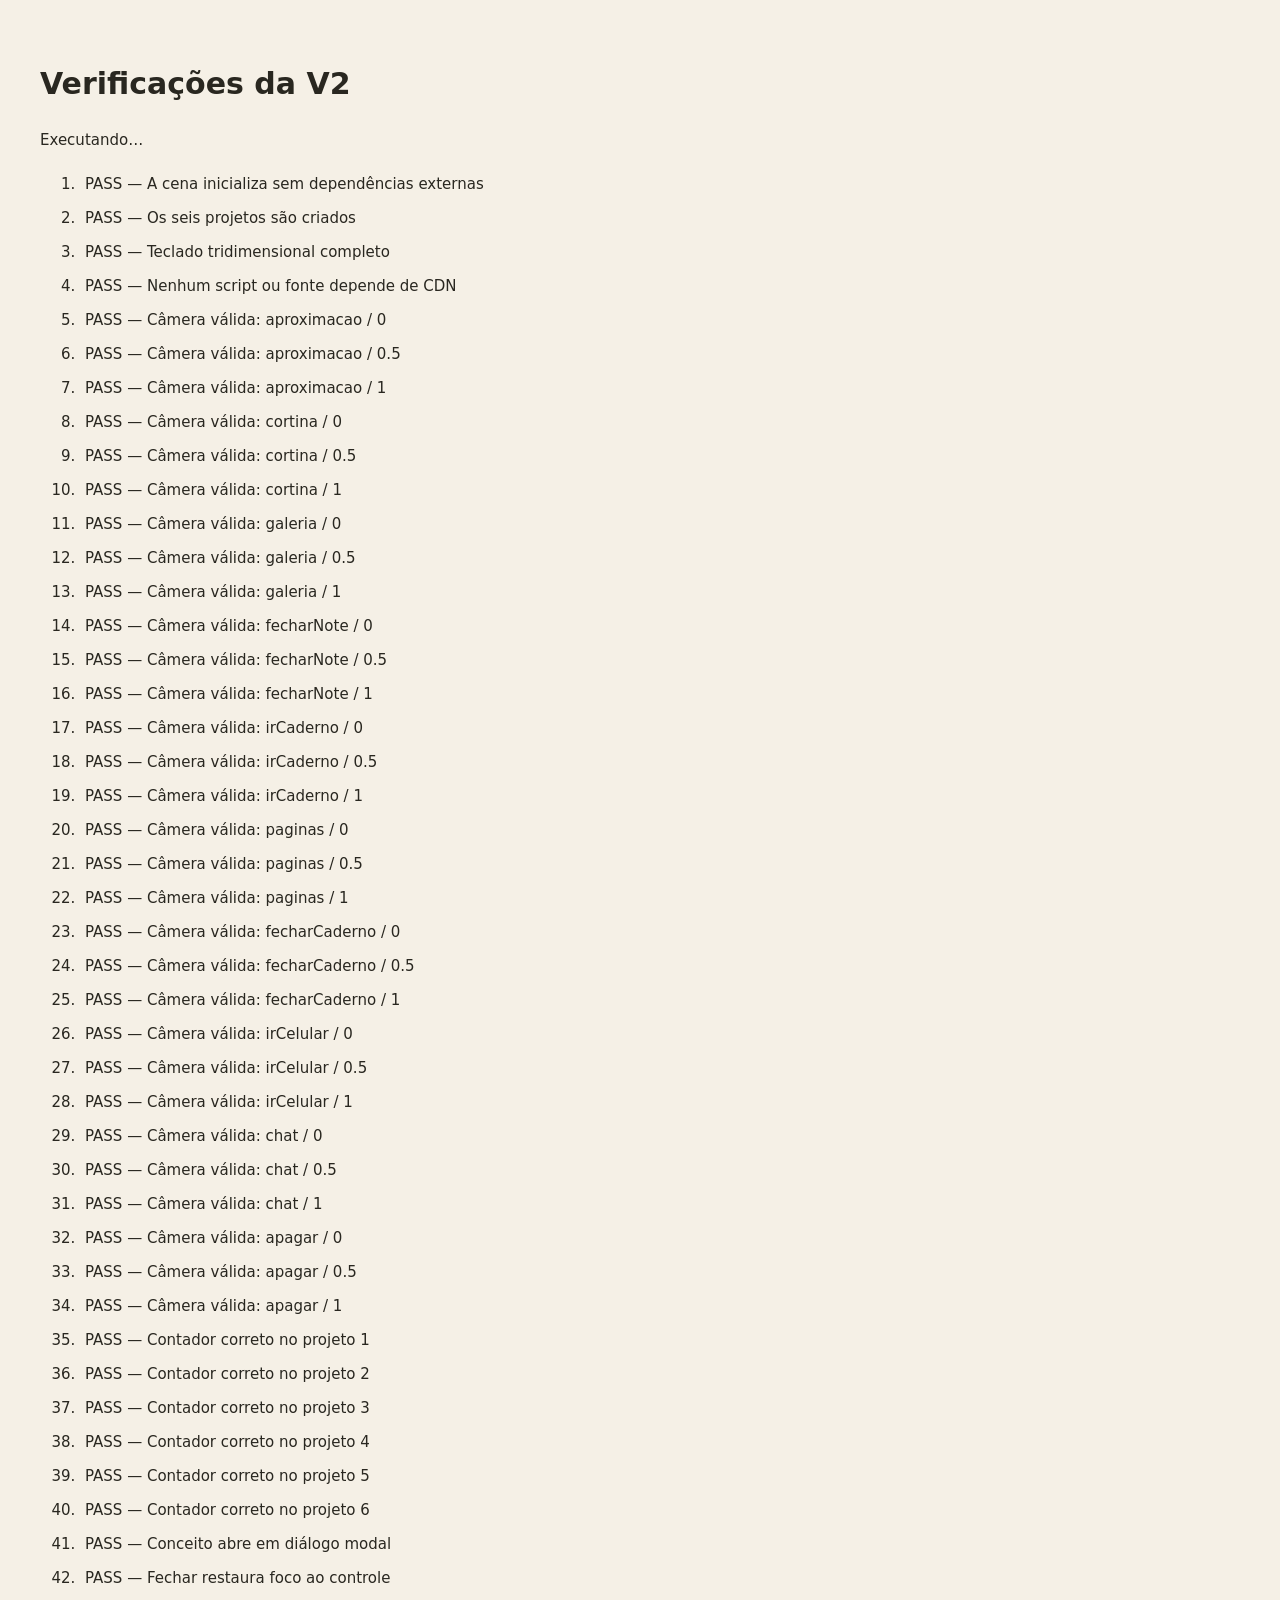
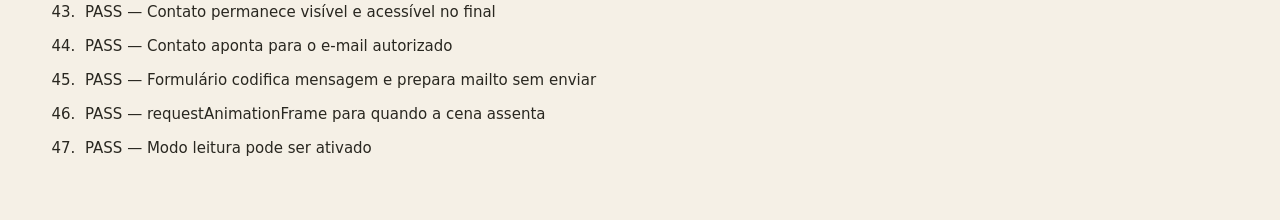
<file: tests/v2-checks.html>
<!doctype html><html lang="pt-BR"><meta charset="utf-8"><title>Verificação da versão 2</title><style>body{font:15px/1.6 system-ui;background:#f5f0e6;color:#292720;padding:32px}li{padding:5px}iframe{width:1280px;height:720px;border:1px solid #ccc;position:absolute;left:-15000px} .fail{color:#ac291c}</style><h1>Verificações da V2</h1><p id="status">Executando…</p><ol id="results"></ol><iframe title="Portfólio em teste"></iframe><script>
(async () => {
const list=document.querySelector('#results'), frame=document.querySelector('iframe');let passed=0,failed=0;
const wait=ms=>new Promise(r=>setTimeout(r,ms));
const assert=(value,label)=>{const li=document.createElement('li');li.textContent=(value?'PASS — ':'FAIL — ')+label;if(value)passed++;else{failed++;li.className='fail'}list.append(li)};
const load=()=>new Promise(r=>{frame.onload=r;frame.src='../index.html'});
const saved=sessionStorage.getItem('portfolio-mode');sessionStorage.setItem('portfolio-mode','3d');
try {
await load();await wait(200);let w=frame.contentWindow,d=frame.contentDocument;
assert(!!w.__scene,'A cena inicializa sem dependências externas');
assert(d.querySelectorAll('.slide').length===6,'Os seis projetos são criados');
assert(d.querySelectorAll('.key').length>70,'Teclado tridimensional completo');
assert(d.querySelectorAll('script[src^="http"],link[href^="http"]').length===0,'Nenhum script ou fonte depende de CDN');
const api=w.__scene;
for (const segment of api.segs) for (const progress of [0,.5,1]) {
api.seek(segment.y0+segment.px*progress);const transform=d.querySelector('#world').style.transform;
assert(!/NaN|Infinity/.test(transform)&&transform.includes('scale3d'),'Câmera válida: '+segment.nome+' / '+progress);
}
const gallery=api.segs.find(s=>s.nome==='galeria');
for(let i=0;i<6;i++){api.seek(gallery.y0+i/5*gallery.px);assert(d.querySelector('#projectCount').textContent.startsWith(String(i+1).padStart(2,'0')),'Contador correto no projeto '+(i+1))}
api.seek(gallery.y0+1);d.querySelector('#openProject').click();assert(d.querySelector('dialog').open&&d.querySelector('#dialogTitle').textContent==='TORRA','Conceito abre em diálogo modal');d.querySelector('.dialog-close').click();await wait(20);assert(!d.querySelector('dialog').open&&d.activeElement.id==='openProject','Fechar restaura foco ao controle');
api.seek(api.segs.find(s=>s.nome==='apagar').y0);assert(Number(d.querySelector('#telaOn').style.opacity)===1&&!d.querySelector('#telaOn').inert,'Contato permanece visível e acessível no final');
assert(d.querySelector('.phone-email').getAttribute('href')==='mailto:lucas@asimov.academy','Contato aponta para o e-mail autorizado');
let destination='';const nativeClick=w.HTMLAnchorElement.prototype.click;w.HTMLAnchorElement.prototype.click=function(){destination=this.href};
d.querySelector('#msg').value='Olá Lucas! Design & IA?';d.querySelector('#campo').dispatchEvent(new w.Event('submit',{bubbles:true,cancelable:true}));w.HTMLAnchorElement.prototype.click=nativeClick;
assert(destination==='mailto:lucas@asimov.academy?body='+encodeURIComponent('Olá Lucas! Design & IA?'),'Formulário codifica mensagem e prepara mailto sem enviar');
api.seek(0);await wait(600);assert(api.idle,'requestAnimationFrame para quando a cena assenta');
d.querySelector('#modeToggle').click();assert(d.documentElement.classList.contains('is-plain'),'Modo leitura pode ser ativado');d.querySelector('#modeToggle').click();await wait(600);assert(!d.documentElement.classList.contains('is-plain')&&api.idle,'Retorno à cena mantém o agendador estável');
sessionStorage.setItem('portfolio-mode','plain');await load();await wait(100);w=frame.contentWindow;d=frame.contentDocument;
assert(!w.__scene&&d.querySelectorAll('.key').length===0,'Modo leitura evita construir a cena 3D');assert(w.getComputedStyle(d.querySelector('.reading')).display==='block','Documento acessível no modo leitura');d.querySelector('#modeToggle').click();await wait(600);assert(!!w.__scene&&d.querySelectorAll('.key').length>70,'Ativar 3D inicializa a cena sob demanda');
sessionStorage.removeItem('portfolio-mode');frame.style.width='390px';frame.style.height='844px';await load();await wait(100);w=frame.contentWindow;d=frame.contentDocument;
assert(w.innerWidth===390&&d.documentElement.classList.contains('is-plain'),'Mobile 390 px inicia no modo leitura');
assert(d.documentElement.scrollWidth===d.documentElement.clientWidth,'Mobile sem overflow horizontal');
assert(w.getComputedStyle(d.querySelector('.project-grid')).gridTemplateColumns.split(' ').length===1,'Projetos mobile organizados em uma coluna');
frame.style.width='1280px';frame.style.height='720px';frame.setAttribute('sandbox','allow-same-origin');await load();await wait(100);w=frame.contentWindow;d=frame.contentDocument;
assert(w.getComputedStyle(d.querySelector('.reading')).display==='block','Sem JavaScript, conteúdo continua disponível');
assert(w.getComputedStyle(d.querySelector('.stage')).display==='none','Sem JavaScript, cenário não encobre o documento');
frame.removeAttribute('sandbox');sessionStorage.setItem('portfolio-mode','3d');await load();await wait(100);w=frame.contentWindow;d=frame.contentDocument;
w.__scene.seek(w.__scene.segs.find(s=>s.nome==='apagar').y0);await wait(100);await new Promise(r=>{frame.onload=r;frame.src='../index.html?deep-link-check=1#mesa'});await wait(200);w=frame.contentWindow;d=frame.contentDocument;
assert(w.scrollY===0&&Number(d.querySelector('#heroCopy').style.opacity)===1,'Deep link #mesa restaura a abertura ao recarregar');
} catch(e){assert(false,e.stack||String(e))}finally{if(saved===null)sessionStorage.removeItem('portfolio-mode');else sessionStorage.setItem('portfolio-mode',saved);document.querySelector('#status').textContent=`${passed} verificações passaram; ${failed} falharam.`;document.title=failed?'FAIL — V2':'PASS — V2';}
})();
</script></html>
</file>
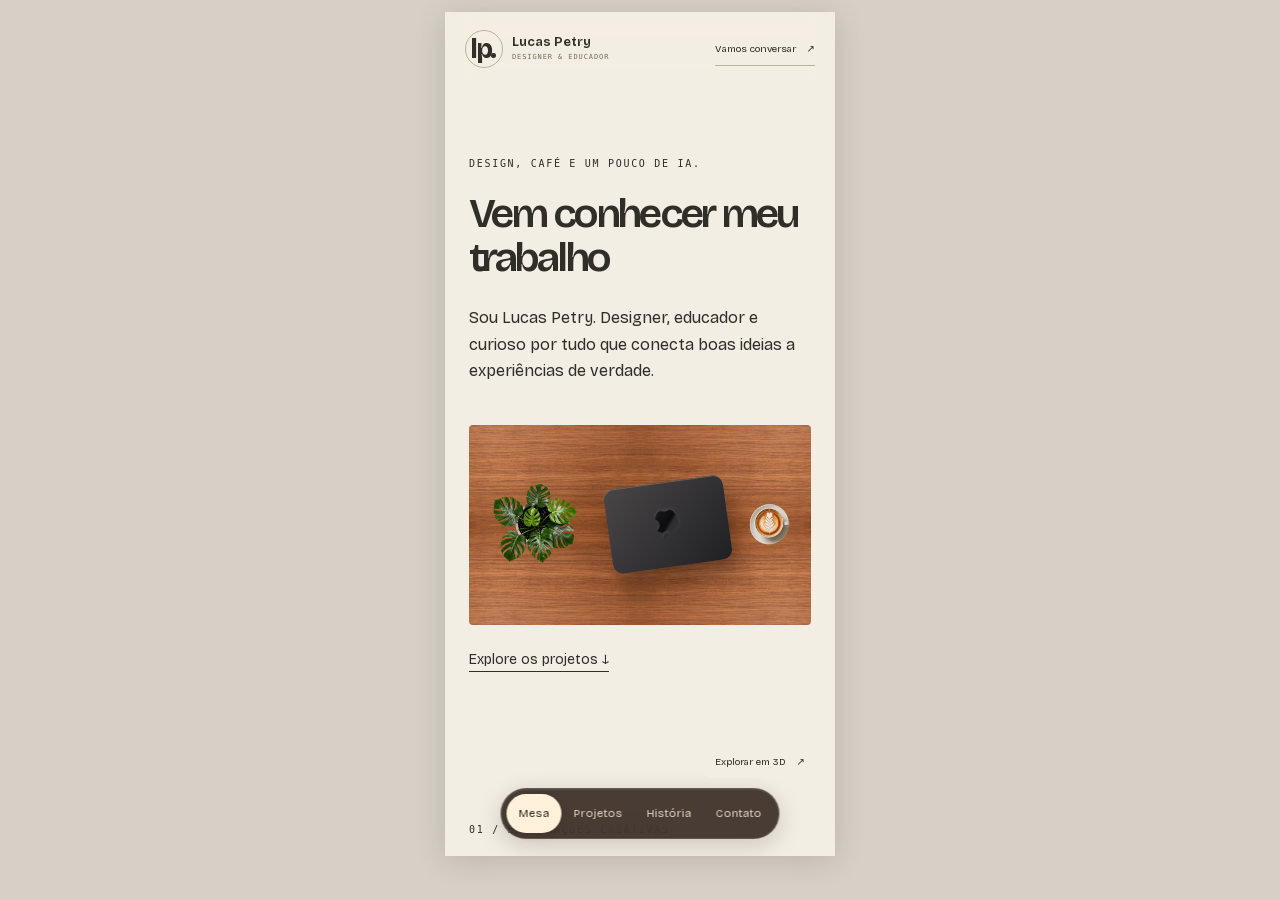
<file: tests/v2-mobile.html>
<!doctype html><html lang="pt-BR"><meta charset="utf-8"><title>V2 — viewport mobile 390 × 844</title><style>html,body{margin:0;background:#d6d0c6;min-height:100%}iframe{display:block;width:390px;height:844px;border:0;margin:12px auto;box-shadow:0 4px 30px #0002}</style><iframe src="../index.html#mesa" title="Portfólio em viewport mobile de 390 por 844"></iframe></html>
</file>
<file: css/styles.css>
/* =========================================================
   TOKENS
   ========================================================= */
:root{
  --desk:#F45A2E; --desk-hi:#FF7C50; --desk-lo:#D9491F; --desk-far:#7A2510;
  --wall:#2A0E1F; --wall-hi:#4A1428;
  --cream:#FFF3DF; --cobalt:#2743E0; --butter:#FFD23F; --pink:#FF4FA7;
  --graphite:#17171B; --graphite-2:#25252B; --bezel:#0B0B0E;
  --shadow:rgba(80,18,0,.38);
  --hint:#B9B0A4;

  /* MacBook Pro 14" Space Black — 3.2 px/mm */
  --alu:#1C1C1F; --alu-hi:#2A2A2E; --alu-lo:#131316; --alu-edge:#101013;
  --well:#050506; --keycap:#0E0E10; --keycap-hi:#17171A; --legend:rgba(255,255,255,.72);
  --glass:#202024;
  --base-t:32px; --lid-t:14px; --corner:28px;

  /* fator de rasterizacao da mesa: os ladrilhos sao pintados em --k da resolucao e
     ampliados por scale(1/--k). O compositor guarda 1/k^2 da textura. Ver CFG.deskRaster. */
  --k:.5;

  --ease-out:cubic-bezier(.23,1,.32,1);
  --ease-settle:cubic-bezier(.2,.7,.2,1);
}

@font-face{
  font-family:"Bricolage Grotesque";font-style:normal;font-weight:200 800;font-display:swap;
  src:url(../assets/fonts/bricolage-latin.woff2) format("woff2");
  unicode-range:U+0000-00FF,U+0131,U+0152-0153,U+02BB-02BC,U+02C6,U+02DA,U+02DC,U+0304,U+0308,U+0329,U+2000-206F,U+20AC,U+2122,U+2191,U+2193,U+2212,U+2215,U+FEFF,U+FFFD;
}
@font-face{
  font-family:"Bricolage Grotesque";font-style:normal;font-weight:200 800;font-display:swap;
  src:url(../assets/fonts/bricolage-latin-ext.woff2) format("woff2");
  unicode-range:U+0100-02BA,U+02BD-02C5,U+02C7-02CC,U+02CE-02D7,U+02DD-02FF,U+0304,U+0308,U+0329,U+1D00-1DBF,U+1E00-1E9F,U+1EF2-1EFF,U+2020,U+20A0-20AB,U+20AD-20C0,U+2113,U+2C60-2C7F,U+A720-A7FF;
}

*{box-sizing:border-box}
html,body{margin:0;padding:0}
html{scroll-behavior:auto}
body{
  background:var(--wall);color:var(--cream);
  font-family:"Bricolage Grotesque",ui-sans-serif,system-ui,sans-serif;
  font-optical-sizing:auto;overflow-x:hidden;
  -webkit-font-smoothing:antialiased;-moz-osx-font-smoothing:grayscale;
}
a{color:inherit}
a:focus-visible{outline:3px solid currentColor;outline-offset:6px;border-radius:4px}
img{display:block;max-width:100%;height:auto}

/* altura do scroll definida via JS (soma dos segmentos em CFG.segs) */
.scroller{position:relative;width:100%;pointer-events:none}

/* =========================================================
   PALCO (câmera) + MUNDO (mesa)
   ========================================================= */
.stage{
  position:fixed;top:0;left:0;width:100%;height:100vh;height:100lvh;overflow:hidden;
  perspective:2000px;perspective-origin:50% 50%;
}
.world{
  position:absolute;width:4800px;height:2800px;
  transform-style:preserve-3d;will-change:transform;
}
.desk{position:absolute;inset:0;transform-style:preserve-3d}

/* A mesa é pintada em ladrilhos (.tile, gerados em scene.js): camadas pequenas, com culling por frame.
   Cada ladrilho carrega os mesmos gradientes com background-size = mesa inteira e position = -x -y,
   então a pintura é contínua. Dentro do preserve-3d o will-change NÃO controla a escala de
   rasterização (medido: as camadas saem em 1:1 do px CSS com ou sem ele) — quem controla é --k. */
.tile{
  position:absolute;will-change:transform;backface-visibility:hidden;-webkit-backface-visibility:hidden;
  transform-origin:0 0;
  background-image:
    linear-gradient(180deg,var(--desk-far) 0%,rgba(122,37,16,.6) 14%,rgba(122,37,16,0) 34%),
    radial-gradient(60% 45% at 50% 55%,var(--desk-hi) 0%,var(--desk) 48%,var(--desk-lo) 100%);
  background-size:calc(4800px*var(--k)) calc(2800px*var(--k)),calc(4800px*var(--k)) calc(2800px*var(--k));
  background-repeat:no-repeat,no-repeat;
}
/* horizonte 2D: a parede e a "mesa distante" atrás do plano 3D (a mesa 3D some pra longe ao tombar) */
.stage{background:linear-gradient(180deg,var(--wall) 0%,var(--wall) 9%,var(--desk-far) 27%,var(--desk-far) 100%)}

/* mesa de madeira (assets/img/mesa.webp, tile espelhado 3344×1882): <html data-desk="wood"> */
html[data-desk="wood"]{--shadow:rgba(35,16,4,.5);--wall:#1E0F0C;--desk-far:#221109}
html[data-desk="wood"] .tile{
  background-image:
    linear-gradient(180deg,rgba(28,10,4,.96) 0%,rgba(28,10,4,.6) 13%,rgba(28,10,4,0) 34%),
    radial-gradient(62% 45% at 50% 55%,rgba(255,214,170,.12) 0%,rgba(0,0,0,0) 45%,rgba(20,8,2,.38) 100%),
    url(../assets/img/desk.webp);
  background-size:calc(4800px*var(--k)) calc(2800px*var(--k)),calc(4800px*var(--k)) calc(2800px*var(--k)),calc(3344px*var(--k)) calc(1882px*var(--k));
  background-repeat:no-repeat,no-repeat,repeat;
}

/* camadas fixas fora da árvore 3D */
.vignette{
  position:fixed;inset:0;pointer-events:none;z-index:4;
  background:radial-gradient(120% 90% at 50% 45%,transparent 55%,rgba(20,4,10,.55) 100%);
}
.grain{
  position:fixed;inset:0;pointer-events:none;z-index:5;opacity:.05;
  background-image:url("data:image/svg+xml;utf8,<svg xmlns='http://www.w3.org/2000/svg' width='220' height='220'><filter id='n'><feTurbulence type='fractalNoise' baseFrequency='.9' numOctaves='2' stitchTiles='stitch'/><feColorMatrix values='0 0 0 0 1 0 0 0 0 1 0 0 0 0 1 0 0 0 .8 0'/></filter><rect width='100%' height='100%' filter='url(%23n)'/></svg>");
}

/* =========================================================
   OBJETOS NA MESA (recortes PNG/WebP com alpha)
   ========================================================= */
.obj{position:absolute;will-change:transform,opacity}
.obj-in{
  filter:drop-shadow(14px 30px 24px var(--shadow));
  animation:settle .9s var(--ease-settle) both;
  animation-delay:calc(var(--i) * 90ms);
}
@keyframes settle{
  from{opacity:0;transform:translateY(28px) scale(.96)}
  to{opacity:1;transform:none}
}

/* post-it colado na mesa (sem sombra de objeto: a sombra é a do próprio papel) */
.obj-sticker{left:2275px;top:900px}
.obj-sticker .obj-in{filter:none}
.postit{
  position:relative;width:168px;padding:18px 16px 14px;
  background:linear-gradient(160deg,#FFF4B8,#FFE359 75%,#FFDB3D);
  color:#22304A;font-family:"Shadows Into Light",cursive;font-weight:400;
  font-size:29px;line-height:1.2;letter-spacing:.01em;
  box-shadow:2px 6px 12px rgba(40,20,5,.28),0 1px 0 rgba(255,255,255,.5) inset;
}
.postit .l1,.postit .l2{display:block}
.postit .l1{transform:rotate(-2deg)}
.postit .l2{transform:rotate(1.3deg);margin-top:.08em}
.postit::after{
  content:"";position:absolute;right:0;bottom:0;width:14px;height:14px;
  background:linear-gradient(135deg,transparent 50%,rgba(0,0,0,.14) 51%),#FFE359;
}





.obj-plant  {left:1050px;top:1330px;width:400px}
.obj-cafe   {left:3090px;top:1500px;width:220px}
.obj-fone   {left:3420px;top:1520px;width:185px}
.obj-terco  {left:2480px;top:890px;width:120px}
.obj-caderno{left:1250px;top:2070px;width:300px;height:440px}
.obj-caneta {left:1590px;top:2158px;width:26px}
.obj-celular{left:3210px;top:1860px;width:260px;height:540px}
.obj img{width:100%}

/* portrait: reorganiza a mesa em torno do note (fallback até a variante "celular na mesa") */
@media (orientation:portrait){
  .obj-sticker{left:2300px;top:170px}
  .postit{width:140px;padding:14px 13px 11px;font-size:24px}
  .obj-plant  {left:1760px;top:780px;width:330px}
  .obj-cafe   {left:2750px;top:880px;width:170px}
  .obj-fone   {left:2960px;top:900px;width:130px}
  .obj-terco  {left:2470px;top:180px;width:100px}
  .obj-caderno{left:1760px;top:2160px}
  .obj-caneta {left:2100px;top:2248px;width:26px}
  .obj-celular{left:2760px;top:2100px}
  
}

/* =========================================================
   MacBook Pro 14" — CSS 3D
   Dimensões em px da mesa (3.2 px/mm): 1000 × 708, base 32, tampa 14.
   ========================================================= */
.laptop{
  position:absolute;left:1900px;top:1400px;width:1000px;height:708px;
  transform-style:preserve-3d;
}
.laptop-shadow{position:absolute;border-radius:60px;pointer-events:none}
.laptop-shadow-soft{
  inset:-30px -50px -70px -30px;background:rgba(70,14,0,.55);filter:blur(40px);
  transform:translate3d(18px,26px,.5px);
}
.laptop-shadow-contact{
  inset:-4px -6px -10px -4px;background:rgba(50,8,0,.6);filter:blur(10px);
  transform:translate3d(3px,5px,.6px);
}

/* --- espessura: só fatias paralelas (.slab, geradas em scene.js). Sem faces perpendiculares:
   planos que se cruzam obrigam o compositor a fatiar polígonos a cada frame e isso pisca. --- */
.slab{position:absolute;inset:0;border-radius:var(--corner);background:var(--alu-edge)}
.slab-top{background:#151518}

/* --- topo da base --- */
.base{position:absolute;inset:0;transform-style:preserve-3d}
.base-top{
  position:absolute;inset:0;border-radius:var(--corner);
  transform:translateZ(var(--base-t));
  background:
    linear-gradient(160deg,rgba(255,255,255,.05),rgba(255,255,255,0) 45%,rgba(0,0,0,.18)),
    repeating-linear-gradient(90deg,rgba(255,255,255,.012) 0 1px,rgba(0,0,0,.012) 1px 3px),
    linear-gradient(180deg,var(--alu-hi),var(--alu) 30%,var(--alu-lo));
  box-shadow:inset 0 0 0 1px rgba(255,255,255,.05),inset 0 2px 0 rgba(255,255,255,.1),inset -1px -2px 0 rgba(0,0,0,.55);
  overflow:hidden;
}
.speaker{
  position:absolute;top:44px;width:34px;height:350px;border-radius:2px;
  background:radial-gradient(circle at 50% 50%,#08080A 0 .9px,transparent 1.4px) 0 0/4px 4px;
  opacity:.9;
}
.speaker-l{left:18px}.speaker-r{right:18px}

.kb{
  position:absolute;left:65px;top:36px;width:870px;height:359px;border-radius:7px;
  background:var(--well);box-shadow:inset 0 1px 2px rgba(0,0,0,.9),inset 0 0 0 1px rgba(255,255,255,.025);
}
.key{
  position:absolute;border-radius:5px;background:linear-gradient(180deg,var(--keycap-hi),var(--keycap) 55%);
  box-shadow:inset 0 1px 0 rgba(255,255,255,.06),0 1px 0 rgba(0,0,0,.8);
  color:var(--legend);
  font:500 15px/1 -apple-system,"SF Pro Text","Helvetica Neue",Inter,system-ui,sans-serif;
  display:flex;align-items:center;justify-content:center;
}
.key-top{position:absolute;left:0;right:0;top:8px;text-align:center;font-size:10px;opacity:.9}
.key.has-top{align-items:flex-end;padding-bottom:9px}
.key-lbl{position:absolute;left:0;right:0;bottom:7px;text-align:center;font-size:9px;letter-spacing:.01em}
.key-sym{position:absolute;right:7px;top:6px;font-size:11px}
.key-fn{font-size:9px;align-items:flex-end;padding-bottom:6px}
.key-fn::before{content:"";position:absolute;top:11px;left:50%;width:9px;height:9px;margin-left:-4.5px;border-radius:50%;border:1.2px solid rgba(255,255,255,.45)}
.key-touch{background:#0A0A0C;box-shadow:inset 0 0 0 1px rgba(255,255,255,.05)}
.key-touch::before{content:"";width:22px;height:22px;border-radius:50%;background:radial-gradient(circle,#0A0A0C 55%,#232327 58%,#0A0A0C 62%)}
.key-enter-top{border-radius:5px 5px 0 5px}
.key-enter-bot{border-radius:0 0 5px 5px;box-shadow:0 1px 0 rgba(0,0,0,.8)}
.key-arrow{font-size:8px}
.key-half{height:22px !important}

.trackpad{
  position:absolute;left:292px;top:420px;width:416px;height:262px;border-radius:9px;
  background:linear-gradient(165deg,#25252A,#1E1E22 60%,#1B1B1F);
  box-shadow:inset 0 0 0 1px rgba(255,255,255,.055),inset 0 1px 0 rgba(255,255,255,.05),0 0 0 1px rgba(0,0,0,.4);
}
.lip{
  position:absolute;left:50%;bottom:0;width:150px;height:9px;margin-left:-75px;
  border-radius:7px 7px 0 0;background:#0A0A0C;
  box-shadow:inset 0 1px 0 rgba(0,0,0,.9),inset 0 2px 0 rgba(255,255,255,.04);
}
.base-shade{
  position:absolute;inset:0;pointer-events:none;
  background:linear-gradient(180deg,rgba(0,0,0,.75),rgba(0,0,0,.35) 18%,rgba(0,0,0,0) 52%);
  opacity:0;
}
.screen-glow{
  position:absolute;inset:0;pointer-events:none;
  background:linear-gradient(180deg,var(--glow,#fff) 0%,transparent 60%);
  opacity:0;
}

/* --- tampa --- */
.lid{
  position:absolute;left:0;top:0;width:1000px;height:708px;
  transform-origin:50% 0 0;transform-style:preserve-3d;will-change:transform;
}
.lid .slab{background:#0F0F12}
/* lado de fora: alumínio space black com adesivos */
.lid-outer{
  position:absolute;inset:0;border-radius:var(--corner);overflow:hidden;
  transform:translateZ(var(--lid-t));
  backface-visibility:hidden;-webkit-backface-visibility:hidden;
  background:
    linear-gradient(155deg,rgba(255,255,255,.07),rgba(255,255,255,0) 40%,rgba(0,0,0,.22) 100%),
    repeating-linear-gradient(90deg,rgba(255,255,255,.012) 0 1px,rgba(0,0,0,.012) 1px 3px),
    linear-gradient(180deg,#26262A,#1B1B1E 45%,#151518);
  box-shadow:inset 0 0 0 1px rgba(255,255,255,.06),inset 0 2px 0 rgba(255,255,255,.12),inset 2px 0 0 rgba(255,255,255,.05),inset -1px -2px 0 rgba(0,0,0,.55);
}
.lid-outer::before{
  content:"";position:absolute;inset:0;pointer-events:none;
  background:radial-gradient(120% 80% at 28% 8%,rgba(255,255,255,.075),rgba(255,255,255,0) 55%);
}
.lid-sheen{
  position:absolute;inset:0;pointer-events:none;opacity:0;
  background:linear-gradient(180deg,rgba(255,255,255,.16),rgba(255,255,255,.03) 40%,rgba(0,0,0,.25));
}
/* maçã no centro da tampa (~47 mm de altura a 3.2 px/mm). Rotacionada 180°: é assim que
   fica de verdade num MacBook fechado, visto por quem vai abrir (a posição do visitante aqui). */
.apple-logo{
  position:absolute;left:50%;top:50%;width:150px;height:150px;margin:-75px 0 0 -75px;
  transform:rotate(180deg);
  filter:drop-shadow(0 0 .6px rgba(255,255,255,.18)) drop-shadow(0 1px 1px rgba(0,0,0,.35));
}

/* lado de dentro: bezel preto + display + notch.
   rotateX(180) é o que faz a tela ficar de pé quando tampa (110°) + câmera (70°) somam 180°. */
.lid-inner{
  position:absolute;inset:0;border-radius:var(--corner);overflow:hidden;
  transform:rotateX(180deg);
  backface-visibility:hidden;-webkit-backface-visibility:hidden;
  background:linear-gradient(180deg,#0D0D10,#08080A);
  box-shadow:inset 0 0 0 1px rgba(255,255,255,.04);
}
.display{
  position:absolute;left:16px;top:14px;width:968px;height:629px;
  border-radius:12px 12px 0 0;overflow:hidden;background:#000;
}
.notch{
  position:absolute;left:50%;top:0;width:92px;height:12px;margin-left:-46px;
  border-radius:0 0 5px 5px;background:#08080A;z-index:3;
}
.notch .cam{position:absolute;left:50%;top:4px;width:6px;height:6px;margin-left:-3px;border-radius:50%;background:#1A2430;box-shadow:inset 0 0 0 1.5px #0E141B,0 0 0 1px #131316}
.notch .led{position:absolute;left:50%;top:6px;width:2px;height:2px;margin-left:8px;border-radius:50%;background:#1D2A1F}
.glass{
  position:absolute;inset:0;pointer-events:none;border-radius:var(--corner);
  background:linear-gradient(200deg,rgba(255,255,255,.07),rgba(255,255,255,.02) 30%,rgba(255,255,255,0) 50%,rgba(255,255,255,.025) 100%);
  opacity:1;
}

/* --- conteúdo da tela --- */
.strip{position:absolute;inset:0;display:flex;flex-wrap:nowrap;will-change:transform;opacity:0}

/* --- intro: cortina de teatro, abre puxada pelo scroll (sem clique) --- */
.intro{position:absolute;inset:0;overflow:hidden;opacity:0;pointer-events:none}
.curtain{
  position:absolute;top:0;bottom:0;width:52%;z-index:1;
  background:
    repeating-linear-gradient(90deg,rgba(0,0,0,.28) 0 10px,rgba(255,255,255,.05) 10px 13px,transparent 13px 34px),
    linear-gradient(180deg,#8A1224,#5C0C18 55%,#3E0810);
  animation:curtain-sway 5s ease-in-out infinite alternate;   /* fallback também balança: pregas deslizam */
}
@keyframes curtain-sway{from{background-position:0 0,0 0}to{background-position:34px 0,0 0}}
.curtain-l{left:0;box-shadow:inset -36px 0 50px rgba(0,0,0,.45)}
.curtain-r{right:0;box-shadow:inset 36px 0 50px rgba(0,0,0,.45)}
.curtain::before{
  content:"";position:absolute;left:0;right:0;top:0;height:46px;
  background:linear-gradient(180deg,rgba(0,0,0,.5),transparent);
}
/* pano em WebGL (curtain.js) cobre a cortina CSS; sem ele, a CSS acima segue sozinha.
   scene.js escreve translateX inline a cada frame, puxado pelo scroll (--g em #intro). */
.curtain-gl{position:absolute;inset:0;width:100%;height:100%;z-index:1;display:block;pointer-events:none}
.intro.gl .curtain{display:none}
/* palco: chão escuro, luz quente com flicker, vinheta — a opacity vem inline (scene.js), puxada pelo scroll */
.stage-floor,.stage-light,.intro-vignette{position:absolute;z-index:2;pointer-events:none}
.stage-floor{left:0;right:0;bottom:0;height:120px;background:linear-gradient(180deg,transparent,rgba(0,0,0,.5) 70%,rgba(0,0,0,.65))}
.stage-light{
  inset:0;
  background:radial-gradient(58% 52% at 50% 44%,rgba(255,214,160,.20),rgba(255,214,160,.07) 45%,transparent 72%);
  animation:stage-flicker 4.5s ease-in-out infinite;
}
@keyframes stage-flicker{0%,100%{opacity:.9}37%{opacity:1}63%{opacity:.82}}
.intro-vignette{inset:0;background:radial-gradient(115% 90% at 50% 50%,transparent 55%,rgba(0,0,0,.42))}
/* bandô: sanefa com pregas suaves, galão e franja dourados; sobe (inline, scene.js) quando a pilha sai do quadro */
.valance{
  position:absolute;left:-2px;right:-2px;top:0;height:64px;z-index:2;pointer-events:none;
  background:
    repeating-linear-gradient(90deg,rgba(0,0,0,.22) 0 8px,rgba(255,255,255,.05) 8px 12px,rgba(0,0,0,0) 12px 30px) 0 0/100% 44px no-repeat,
    linear-gradient(180deg,rgba(255,255,255,.10),rgba(255,255,255,0) 45%) 0 0/100% 44px no-repeat,
    linear-gradient(180deg,#6E1022 0,#560B18 44px,transparent 44px);
  filter:drop-shadow(0 8px 10px rgba(0,0,0,.55));
}
.valance::before{  /* galão */
  content:"";position:absolute;left:0;right:0;top:42px;height:5px;
  background:linear-gradient(180deg,#A8843A,#F0D27A 45%,#C9A24A 80%,#7A5E24);
}
.valance::after{   /* franja */
  content:"";position:absolute;left:0;right:0;top:47px;height:17px;
  background:repeating-linear-gradient(90deg,#D9B65A 0 1.5px,transparent 1.5px 4.5px);
  -webkit-mask:linear-gradient(180deg,#000 40%,transparent);mask:linear-gradient(180deg,#000 40%,transparent);
}
/* título e subtítulo: centralizados na tela do note; somem (inline, scene.js) assim que o scroll puxa o pano */
.intro-txt{
  position:absolute;inset:0;z-index:3;display:flex;flex-direction:column;
  align-items:center;justify-content:center;text-align:center;padding:0 70px;
  color:#FFF3DF;text-shadow:0 2px 6px rgba(0,0,0,.35),0 8px 30px rgba(0,0,0,.5);
}
.intro-txt h3{margin:0;font-size:60px;font-weight:800;letter-spacing:-.03em;line-height:1.06}
.intro-txt p{margin:18px 0 0;font-size:22px;font-weight:500;line-height:1.3;max-width:30ch;opacity:.85}
.slide{
  flex:0 0 100%;height:100%;
  display:grid;grid-template-columns:1.05fr 1fr;gap:36px;
  padding:56px 40px 36px;
  background:var(--bg);color:var(--fg);
}
.slide-txt{display:flex;flex-direction:column;justify-content:flex-end;min-width:0}
.slide .num{margin-bottom:auto;font-size:14px;font-weight:600;letter-spacing:.04em;opacity:.7}
.slide h2{margin:0;font-size:68px;font-weight:800;line-height:.92;letter-spacing:-.04em;overflow-wrap:anywhere}
.slide h2 a{text-decoration:none}
@media (hover:hover) and (pointer:fine){
  .slide h2 a:hover{text-decoration:underline;text-decoration-thickness:.06em;text-underline-offset:.08em}
}
.slide p{margin:18px 0 0;font-size:21px;line-height:1.3;font-weight:500;max-width:34ch}
.slide .meta{margin-top:auto;padding-top:22px;font-size:14px;font-weight:600;opacity:.8}
.slide-capa{position:relative;border-radius:18px;overflow:hidden;background:var(--capa)}

.progress{
  position:absolute;left:0;right:0;bottom:0;height:3px;z-index:2;
  background:var(--cream);transform-origin:0 50%;transform:scaleX(0);
}
.flash{position:absolute;inset:0;z-index:4;background:var(--cream);opacity:0;pointer-events:none}
.reflection{
  position:absolute;inset:0;z-index:3;pointer-events:none;opacity:0;
  background:
    linear-gradient(200deg,rgba(255,243,223,.05),rgba(255,243,223,0) 40%),
    linear-gradient(0deg,rgba(244,90,46,.30),rgba(244,90,46,.06) 40%,rgba(244,90,46,0) 62%);
}

@media (prefers-reduced-motion:reduce){
  .obj-in{animation:none}
  
  .notif.pulsa{animation:none}
  .curtain,.stage-light{animation:none}
}


/* =========================================================
   OBJETOS 3D (caderno e celular): a cadeia inteira até as faces precisa ser preserve-3d,
   sem filter / overflow / opacity<1 / clip-path. Sombra via box-shadow na peça de baixo.
   ========================================================= */
.obj-caderno,.obj-celular{transform-style:preserve-3d}
.obj-in.obj-3d{position:relative;height:100%;filter:none;transform-style:preserve-3d} /* altura explícita: .obj-in tem transform e vira o containing block dos filhos com inset:0 */

/* --- caderno (300×440 na mesa; ~94×137 mm) --- */
.caderno{position:absolute;inset:0;transform-style:preserve-3d}
.contracapa{ /* só a face de dentro aparece (quando todas as páginas viraram): guarda cream */
  position:absolute;inset:0;border-radius:4px 14px 14px 4px;
  box-shadow:14px 30px 24px var(--shadow),0 0 0 1px rgba(0,0,0,.35);
  background:linear-gradient(90deg,rgba(60,30,10,.18),rgba(60,30,10,0) 10%),#F3E6CF;
}
.miolo{position:absolute;inset:0;transform-style:preserve-3d}
.pagina{
  position:absolute;left:0;top:4px;width:294px;height:432px;
  transform-origin:0 50%;transform-style:preserve-3d;will-change:transform;
}
.face{
  position:absolute;inset:0;border-radius:2px 8px 8px 2px;
  backface-visibility:hidden;-webkit-backface-visibility:hidden;
  color:#2B2320;
  background:
    linear-gradient(90deg,rgba(60,30,10,.16),rgba(60,30,10,0) 9%),
    radial-gradient(rgba(70,45,20,.16) 1px,transparent 1.3px) 7px 7px/14px 14px,
    #FFF3DF;
  box-shadow:inset 0 0 0 .5px rgba(80,50,20,.12);
}
.verso{transform:rotateY(180deg)}
.capa{
  position:absolute;inset:0;transform-origin:0 50%;transform-style:preserve-3d;will-change:transform;
}
.capa-fora,.capa-dentro{
  position:absolute;inset:0;border-radius:4px 14px 14px 4px;
  backface-visibility:hidden;-webkit-backface-visibility:hidden;
}
.capa-fora{
  box-shadow:inset 0 0 0 1px rgba(255,255,255,.05),inset 1px 1px 0 rgba(255,255,255,.06),3px 4px 8px rgba(35,16,4,.35);
  background:
    radial-gradient(90% 60% at 20% 10%,rgba(255,255,255,.05),rgba(255,255,255,0) 60%),
    repeating-linear-gradient(0deg,rgba(255,255,255,.035) 0 1px,rgba(0,0,0,0) 1px 3px),
    repeating-linear-gradient(90deg,rgba(255,255,255,.03) 0 1px,rgba(0,0,0,.06) 1px 3px),
    linear-gradient(160deg,#2A2A2E,#1B1B1F 55%,#141417);
}
.capa-fora::before{ /* lombada: vinco a ~14px da borda esquerda */
  content:"";position:absolute;top:0;bottom:0;left:13px;width:2px;
  background:linear-gradient(90deg,rgba(0,0,0,.5),rgba(255,255,255,.06));
}
.elastico{
  position:absolute;top:-3px;bottom:-3px;right:38px;width:11px;border-radius:2px;
  background:linear-gradient(90deg,#E4B92F,#FFD23F 40%,#D9AC22);
  box-shadow:1px 0 2px rgba(0,0,0,.45);
}
.capa-dentro{
  transform:rotateY(180deg);
  background:linear-gradient(90deg,rgba(60,30,10,.18),rgba(60,30,10,0) 10%),#F3E6CF;
  box-shadow:inset 0 0 0 1px rgba(80,50,20,.12),-3px 4px 8px rgba(35,16,4,.3);
}

/* --- itens colados nas páginas --- */
.colado{position:absolute;box-shadow:2px 3px 6px rgba(40,20,5,.28);transform-origin:50% 50%}
.fita{
  position:absolute;width:54px;height:15px;left:50%;top:-7px;margin-left:-27px;
  background:rgba(255,228,150,.55);box-shadow:0 0 0 .5px rgba(120,90,30,.15);
  transform:rotate(-4deg);z-index:2;
}
.fita-tl{left:6px;margin-left:0;transform:rotate(-38deg)}
.fita-tr{left:auto;right:-14px;margin-left:0;transform:rotate(40deg)}
.fita-bl{top:auto;bottom:-6px;left:2px;margin-left:0;transform:rotate(36deg)}
.fita-br{top:auto;bottom:-6px;left:auto;right:-12px;margin-left:0;transform:rotate(-40deg)}

.nota{
  box-shadow:none;font-family:Caveat,"Bricolage Grotesque",cursive;font-weight:600;
  font-size:19px;line-height:1.05;white-space:nowrap;color:#2B2320;
}
.nota-p{font-size:15px;font-weight:400;color:#5A4A3E}
.nota-g{font-size:40px;font-weight:700;line-height:1}

.polaroid{width:118px;padding:7px 7px 22px;background:#FBF8F2;border-radius:2px}
.polaroid .foto{height:104px;background:linear-gradient(160deg,#C9C2B8,#9E968C);border-radius:1px;background-size:cover;background-position:center}
.polaroid-wide{width:200px}
.polaroid-wide .foto{height:118px}
.polaroid span{
  position:absolute;left:0;right:0;bottom:4px;text-align:center;
  font-family:Caveat,cursive;font-size:13px;color:#4A3E36;white-space:nowrap;
}

.cracha{width:110px;height:180px;box-shadow:none}
.cracha .cordao{
  position:absolute;left:50%;top:-30px;width:34px;height:54px;margin-left:-17px;
  border:5px solid #2743E0;border-bottom:0;border-radius:17px 17px 0 0;
}
.cracha-card{
  position:absolute;left:0;right:0;top:20px;bottom:0;border-radius:8px;background:#FBF8F2;
  box-shadow:2px 3px 6px rgba(40,20,5,.28);padding:26px 10px 10px;
  display:flex;flex-direction:column;gap:2px;
}
.cracha-card .furo{position:absolute;left:50%;top:8px;width:26px;height:6px;margin-left:-13px;border-radius:3px;background:#DAD2C6}
.cracha-card b{font-size:16px;font-weight:800;letter-spacing:-.02em;color:#17171B}
.cracha-card span{font-size:9.5px;font-weight:600;color:#5A4A3E}
.cracha-card em{margin-top:auto;font-style:normal;font-size:9px;font-weight:700;letter-spacing:.06em;text-transform:uppercase;color:#2743E0}
.cracha-multi{width:126px;height:196px}
.cracha-card em.lista{display:flex;flex-direction:column;gap:3px;letter-spacing:.04em;font-size:8px;line-height:1.1}
.cracha-card em.lista i{font-style:normal;padding:2px 0;border-top:1px solid #E6DED2}
.rabisco{box-shadow:none;fill:none;stroke:#2B2320;stroke-width:2.2;stroke-linecap:round;stroke-linejoin:round;overflow:visible}

.cartao{
  width:150px;height:84px;padding:10px 12px;border-radius:2px;background:#17171B;color:#FFF3DF;
  display:flex;flex-direction:column;
}
.cartao b{font-size:15px;font-weight:800;letter-spacing:-.02em}
.cartao span{font-size:9px;font-weight:500;opacity:.8}
.cartao em{margin-top:auto;font-style:normal;font-size:8.5px;font-weight:700;letter-spacing:.08em;text-transform:uppercase;color:#FFD23F}

.ingresso{
  width:160px;height:62px;padding:9px 12px 9px 14px;background:#F45A2E;color:#FFF3DF;
  -webkit-mask:radial-gradient(circle at 0 50%,transparent 6px,#000 6.5px) 0 0/100% 100%,radial-gradient(circle at 100% 50%,transparent 6px,#000 6.5px);
  -webkit-mask-composite:source-in;mask-composite:intersect;
  border-left:2px dashed rgba(255,243,223,.5);
}
.ingresso b{display:block;font-size:13px;font-weight:800;letter-spacing:-.02em;white-space:nowrap;overflow:hidden;text-overflow:ellipsis}
.ingresso span{display:block;margin-top:4px;font-size:9px;font-weight:600;opacity:.85}
.ingresso .picote{position:absolute;right:26px;top:4px;bottom:4px;border-left:1.5px dashed rgba(255,243,223,.55)}

.adesivo{
  display:flex;align-items:center;justify-content:center;text-align:center;
  background:var(--cor);color:#FFF3DF;font-weight:800;letter-spacing:-.02em;
  box-shadow:0 0 0 3px #FBF8F2,2px 3px 6px rgba(40,20,5,.28);
}
.adesivo-redondo{width:58px;height:58px;border-radius:50%;font-size:26px}
.adesivo-pill{height:36px;padding:0 16px;border-radius:18px;font-size:14px;white-space:nowrap}

.recorte{
  width:210px;padding:12px 12px 14px;background:#EFE7D6;color:#2B2320;border-radius:1px;
  background-image:repeating-linear-gradient(0deg,rgba(0,0,0,.025) 0 1px,transparent 1px 4px);
}
.recorte b{display:block;font-size:15px;font-weight:800;line-height:1.05;letter-spacing:-.02em;font-family:Georgia,"Times New Roman",serif}
.recorte p{margin:6px 0 0;font-size:9.5px;line-height:1.3;font-family:Georgia,"Times New Roman",serif;columns:2;column-gap:8px}
.recorte .grampo{
  position:absolute;left:14px;top:-4px;width:16px;height:6px;border:1.5px solid #8C8C90;border-bottom:0;border-radius:2px 2px 0 0;
  background:linear-gradient(#B8B8BC,#8C8C90);transform:rotate(-8deg);
}

/* --- celular (260×540 na mesa): corpo grafite, tela preta, ilha da câmera --- */
.phone{position:absolute;inset:0;transform-style:preserve-3d}
.phone .slab{border-radius:42px;background:#131316}
.phone .slab-base{box-shadow:14px 30px 24px var(--shadow)}
.phone-top{
  position:absolute;inset:0;border-radius:42px;transform:translateZ(26px);
  background:linear-gradient(160deg,#2B2B30,#1B1B1F 60%,#141417);
  box-shadow:inset 0 0 0 1px rgba(255,255,255,.09),inset 0 1px 0 rgba(255,255,255,.08);
}
.phone-screen{position:absolute;inset:7px;border-radius:36px;overflow:hidden;background:#000}
.ilha{position:absolute;left:50%;top:12px;width:86px;height:26px;margin-left:-43px;border-radius:13px;background:#000;z-index:6;box-shadow:0 0 0 1px rgba(255,255,255,.04)}
.tela-on{
  position:absolute;inset:0;opacity:0;color:#fff;
  background:
    radial-gradient(90% 60% at 30% 0%,rgba(244,90,46,.55),rgba(244,90,46,0) 60%),
    radial-gradient(80% 50% at 90% 100%,rgba(39,67,224,.5),rgba(39,67,224,0) 60%),
    linear-gradient(180deg,#1A0D14,#0A0710);
}
.lock{position:absolute;inset:0;text-align:center}
.lock-hora{margin-top:64px;font-size:74px;font-weight:300;line-height:1;letter-spacing:-.03em;font-variant-numeric:tabular-nums}
.lock-data{margin-top:8px;font-size:15px;font-weight:600;opacity:.85}
.notif{
  position:absolute;left:12px;right:12px;top:214px;padding:12px 14px;border-radius:22px;
  background:rgba(255,255,255,.16);box-shadow:inset 0 0 0 1px rgba(255,255,255,.08);
  display:flex;align-items:center;gap:12px;text-align:left;opacity:0;
}
.notif-icone,.avatar{
  flex:0 0 auto;width:38px;height:38px;border-radius:10px;background:#FFD23F;color:#17171B;
  display:flex;align-items:center;justify-content:center;font-style:normal;font-weight:800;font-size:20px;
}
.avatar{width:32px;height:32px;border-radius:50%;font-size:16px}
.notif-txt{min-width:0;flex:1}
.notif-txt b{font-size:14px;font-weight:700}
.notif-txt span{float:right;font-size:12px;opacity:.6}
.notif-txt p{margin:2px 0 0;font-size:14px;font-weight:500;line-height:1.2}
.notif.pulsa{animation:notifPulse .7s var(--ease-out) 1}
@keyframes notifPulse{0%{transform:scale(1)}30%{transform:scale(1.035)}100%{transform:scale(1)}}

.chat{position:absolute;inset:0;opacity:0;display:flex;flex-direction:column;padding:56px 14px 16px}
.chat-head{display:flex;align-items:center;gap:10px;padding:6px 4px 14px;border-bottom:1px solid rgba(255,255,255,.1)}
.chat-head b{font-size:16px;font-weight:700}
.bolhas{display:flex;flex-direction:column;align-items:flex-start;gap:8px;padding-top:18px}
.bolha{
  max-width:78%;padding:10px 15px;border-radius:20px;border-bottom-left-radius:6px;
  background:#2C2C31;font-size:17px;font-weight:500;line-height:1.25;opacity:0;
}
.campo{display:flex;gap:8px;margin-top:auto;opacity:0}
.campo input{
  flex:1;min-width:0;height:40px;padding:0 16px;border-radius:20px;
  border:1px solid rgba(255,255,255,.22);background:rgba(255,255,255,.08);color:#fff;
  font:500 16px/1 "Bricolage Grotesque",system-ui,sans-serif;outline:none;
}
.campo input::placeholder{color:rgba(255,255,255,.45)}
.campo input:focus-visible{border-color:rgba(255,255,255,.6)}
.campo button{
  flex:0 0 40px;width:40px;height:40px;border-radius:50%;border:0;background:#2743E0;color:#fff;
  display:flex;align-items:center;justify-content:center;cursor:pointer;
}
.campo button:focus-visible{outline:3px solid #fff;outline-offset:2px}

/* --- noite: overlay fixo no .stage, fora da árvore 3D --- */
.night{position:absolute;inset:0;background:#07030A;opacity:0;visibility:hidden;pointer-events:none;z-index:3}

/* V2 — warm daylight, tactile materials and quiet navigation. */
:root{--cream:#fff5e5;--ink:#33261e;--accent:#f36b3e}
button,input,a{-webkit-tap-highlight-color:transparent;touch-action:manipulation}
button{font:inherit;cursor:pointer}button:focus-visible{outline:2px solid var(--accent);outline-offset:5px}button:active{transform:scale(.97)}
[hidden]{display:none!important}::selection{background:#e47745;color:#fff8ea}
.site-header{position:fixed;z-index:12;top:0;left:0;right:0;padding:28px 40px;display:flex;justify-content:space-between;align-items:center;pointer-events:none}
.site-header a,.site-header button{pointer-events:auto}.wordmark{display:flex;align-items:center;gap:12px;text-decoration:none;font-size:15px;font-weight:650}.wordmark small{display:block;font:9px/1.6 ui-monospace,monospace;letter-spacing:.13em;margin-top:2px;color:#ead7c4}.monogram{font-size:32px;letter-spacing:-.09em;font-weight:750;width:47px;height:47px;display:grid;place-items:center;border:1px solid #fff4df4a;border-radius:50%;padding-right:3px;background:#41251124}
.header-right{display:flex;align-items:center;gap:30px}.local-time{font:10px ui-monospace,monospace;letter-spacing:.025em;color:#ecdfcf}.local-time time{margin-left:9px;font-variant-numeric:tabular-nums}.contact-link{font-size:12px;text-decoration:none;border-bottom:1px solid #fff3df55;padding:10px 0}.contact-link span{margin-left:18px}
.hero-copy{position:fixed;z-index:6;top:16%;left:0;right:0;text-align:center;pointer-events:none;will-change:transform,opacity}.eyebrow{font:10px/1.5 ui-monospace,monospace;font-weight:500;letter-spacing:.17em}.hero-copy h1{font-size:clamp(72px,8vw,125px);font-weight:650;letter-spacing:-.065em;line-height:.95;margin:14px 0 16px;text-shadow:0 3px 28px #4c230922}.hero-copy h1 span,.reading h2>span{color:#f7804e}.hero-copy p{font-size:14px;line-height:1.55;color:#f4e6d6;margin:0}

.dock{position:fixed;z-index:15;bottom:24px;left:50%;transform:translateX(-50%);display:flex;align-items:center;gap:4px;padding:6px;border:1px solid #fff7e327;border-radius:100px;background:#30231cdf;box-shadow:0 6px 25px #180d082e,inset 0 1px 0 #ffffff15;backdrop-filter:blur(16px)}
.dock a{padding:12px 16px;display:flex;align-items:center;gap:7px;border-radius:100px;text-decoration:none;color:#e2d5c4;font-size:11px;white-space:nowrap;transition:background 180ms,color 180ms}.dock a[aria-current]{background:#fff1da;color:#34251b;box-shadow:0 2px 8px #10090025}.dock-number{font:8px ui-monospace,monospace;opacity:.55}.view-controls{position:fixed;right:40px;bottom:28px;z-index:15;display:flex;gap:12px}.view-controls button{font-size:10px;background:transparent;border:0;color:var(--cream);padding:12px 0}.view-controls span{margin-left:8px}
.skip-link{position:fixed;z-index:100;top:10px;left:10px;padding:14px 20px;background:var(--cream);color:var(--ink);transform:translateY(-150%)}.skip-link:focus{transform:none}
/* Light belongs to the desk plane; it never flattens the object hierarchy. */
.window-light{position:absolute;left:700px;top:300px;width:3200px;height:2200px;pointer-events:none;transform:translateZ(.8px);background:linear-gradient(128deg,transparent 5%,#ffe5b72b 20%,#ffe5b700 70%);opacity:.9}
.window-light::before{content:"";position:absolute;inset:0;background:repeating-linear-gradient(128deg,transparent 0 355px,#28150826 355px 390px,transparent 390px 720px);filter:blur(9px)}
html[data-desk="wood"] .tile{background-image:linear-gradient(180deg,#1c0a04e0 0%,#1c0a0430 19%,transparent 39%),radial-gradient(ellipse at 30% 15%,#ffe5af35 0%,transparent 60%,#14080266 100%),url(../assets/img/desk.webp)}
.stage{transition:background-color 240ms;background:linear-gradient(#241910 5%,#493022 35%,#503020)}
.obj-plant{left:950px;top:1540px;width:570px}.obj-sticker{left:1730px;top:1510px}.obj-terco{left:3330px;top:2310px;width:120px}.obj-cafe{left:3150px;top:1650px;width:260px}.obj-fone{left:3420px;top:1560px;width:170px}.obj-caderno{left:1460px;top:2230px}.obj-caneta{left:1800px;top:2290px}.obj-celular{left:3190px;top:2090px;width:235px;height:488px}
.postit{font-family:"Bricolage Grotesque",sans-serif;font-size:23px;width:185px;line-height:1.3;padding:24px 20px 30px;background:linear-gradient(150deg,#fff2be,#ead896);transform:rotate(-3deg)}.postit .l1{font-size:16px}.postit .l2{font-weight:650;letter-spacing:-.04em}
.obj-in{animation:settle 650ms var(--ease-settle) both;animation-delay:calc(var(--i)*35ms);filter:drop-shadow(7px 12px 5px #23100450) drop-shadow(18px 26px 18px #23100442)}
.obj-in.obj-3d{animation:none;filter:none}
.lid-outer{background:radial-gradient(ellipse at 20% 0%,#454448,#29282c 45%,#17171a);box-shadow:inset 0 0 0 2px #84818755,inset 0 3px 2px #aaa4a350,inset -2px -3px 2px #030305,0 2px 4px #17100b33}

.laptop-shadow-soft{background:#28140970;filter:blur(28px);inset:-18px -28px -48px -18px}.laptop-shadow-contact{background:#1b100c95;filter:blur(7px)}
.capa-fora{background:repeating-linear-gradient(0deg,#ffffff05 0 1px,transparent 1px 3px),repeating-linear-gradient(90deg,#ffffff04 0 1px,#00000012 1px 3px),linear-gradient(140deg,#3f4840,#252f29 65%,#202921)}.book-title{position:absolute;left:32px;top:48px;color:#d5ceab;font-size:31px;font-weight:500;line-height:1.1;letter-spacing:-.04em}.book-title small{display:block;margin-top:24px;font:8px ui-monospace,monospace;letter-spacing:.12em}.elastico{background:linear-gradient(90deg,#ba9a56,#d6ba7c 40%,#b89a58)}.nota,.polaroid span{font-family:"Bricolage Grotesque",sans-serif;letter-spacing:-.04em}.nota{font-size:16px;line-height:1.2;white-space:pre-wrap;max-width:258px}.nota-g{font-size:32px}.nota-p{font-size:12px}
.curtain{animation:none;background:repeating-linear-gradient(90deg,#19090688 0px,#ffffff0c 16px,#ffffff04 32px,#19090688 55px),linear-gradient(180deg,#815a35,#583220 80%,#3a2016);width:51%}.stage-light{animation:none;background:radial-gradient(60% 80% at 50% 35%,#ffdca633,transparent 70%)}.valance{display:none}.intro-txt h3{font-size:106px;font-weight:600;letter-spacing:-.065em;line-height:.94}.intro-txt p{font-size:19px;opacity:.75;margin-top:28px}.intro-kicker{font:12px ui-monospace,monospace;letter-spacing:.2em;margin-bottom:28px}.flash{display:none}
.phone-status{position:absolute;top:16px;left:18px;right:18px;font:9px system-ui,sans-serif}.phone-status>span{float:right}.phone-email{color:#c6beb7;text-decoration:none;font-size:10px;letter-spacing:-.03em;margin-top:auto;margin-bottom:14px}.campo{margin-top:0}.chat{padding-top:54px}.bolha{font-size:15px;max-width:90%}.chat-head b{font-size:15px}.tela-on{background:radial-gradient(ellipse at 20% 0%,#97482480,transparent 65%),linear-gradient(140deg,#342626,#171820)}
.night{display:none}.grain{opacity:.025}.vignette{background:radial-gradient(ellipse at 40% 35%,transparent 40%,#23100455)}
html[data-light="evening"] .stage::after{content:"";position:absolute;inset:0;background:#28193a35;pointer-events:none}html[data-light="evening"] .window-light{opacity:.2}html[data-light="evening"] .tile{filter:brightness(.78)}
/* Concept art is lightweight, editable HTML/CSS, with no image downloads. */
.slide{padding:60px 44px 38px;gap:30px;grid-template-columns:.9fr 1.1fr}.slide h2{font-size:72px;font-weight:650}.slide p{font-size:20px;line-height:1.4}.slide .num{font:11px ui-monospace,monospace;letter-spacing:.16em}.slide .meta{font:12px ui-monospace,monospace;line-height:1.6}.slide-capa{border-radius:4px;background:transparent;display:grid;place-items:center;perspective:850px}.slide-capa>span{position:static;font-size:inherit}.concept-art{width:100%;height:100%;position:relative;display:grid;place-items:center;min-height:240px;overflow:hidden;background:radial-gradient(ellipse at 25% 10%,#ffffff25,transparent 70%)}.art-caption{position:absolute;left:24px;bottom:22px;font:8px ui-monospace,monospace;letter-spacing:.2em;opacity:.7}
.coffee-bag{width:205px;height:310px;position:relative;transform:rotate(-9deg);border-radius:7px 7px 16px 16px;color:#f1dfa2;background:linear-gradient(100deg,#26341f,#3b4c2c 14%,#52613b 65%,#314127);box-shadow:18px 35px 25px #14200755,inset -5px 0 7px #17221166,inset 5px 0 8px #c7d89933;padding:56px 24px 20px;text-align:center}.coffee-bag::before{content:"";position:absolute;top:12px;left:7px;right:7px;height:12px;border-top:2px solid #1e2817;border-bottom:1px solid #8d98674a;background:repeating-linear-gradient(90deg,#ffffff0a 0 1px,transparent 1px 3px)}.coffee-bag strong{font-size:54px;letter-spacing:-.07em}.coffee-bag small{font:8px ui-monospace,monospace;letter-spacing:.12em;display:block}.coffee-sun{height:85px;width:85px;border:1px solid #b9ba80;border-radius:50%;margin:24px auto;display:grid;place-items:center;font-size:47px;font-weight:300}.coffee-bag em{font:9px ui-monospace,monospace;letter-spacing:.15em}
.forme-object{width:220px;height:260px;position:relative;transform:rotate(-12deg)}.forme-object i{position:absolute;background:linear-gradient(100deg,#422d1f,#806044 42%,#b39062 54%,#795232 95%);box-shadow:13px 18px 15px #45301b22;border:1px solid #805d3f}.forme-object i:nth-child(1){width:220px;height:100px;top:10px;left:0;border-radius:75px 75px 12px 12px;transform:skewY(-6deg)}.forme-object i:nth-child(2){width:220px;height:75px;top:125px;left:8px;border-radius:50%;background:linear-gradient(170deg,#be9b6e,#805a36);transform:rotateX(40deg);box-shadow:0 8px 0 #60442e,14px 26px 24px #49352355}.forme-object i:nth-child(3){width:28px;height:120px;top:170px;left:35px;transform:rotate(7deg)}.forme-object i:nth-child(4){width:28px;height:115px;top:160px;right:20px;transform:rotate(-7deg)}
.perfume{height:245px;width:172px;border:2px solid #e7ad7a77;border-radius:13px 13px 22px 22px;background:linear-gradient(95deg,#d2a07b77,#a9664377 13%,#a8765966 70%,#fff4cda0 92%,#a5705066),linear-gradient(0deg,#a45b2180 0 65%,transparent 65%);box-shadow:inset 5px 0 8px #ffedc660,inset -7px 0 8px #13070966,20px 26px 20px #0d031c66;position:relative;transform:rotate(9deg)}.perfume::before{content:"";position:absolute;width:88px;height:68px;top:-69px;left:40px;border-radius:5px 5px 1px 1px;background:linear-gradient(90deg,#121014,#424044 45%,#111015);box-shadow:inset 0 1px 0 #90858a}.perfume-label{position:absolute;left:14px;right:14px;top:66px;padding:32px 0;background:#efe4cd;color:#3d2826;text-align:center;box-shadow:0 1px 2px #27110b44}.perfume-label strong{font:34px Georgia,serif;letter-spacing:-.04em}.perfume-label small{display:block;font:7px ui-monospace,monospace;letter-spacing:.18em;margin-top:14px}
.ny-poster{background:#e7e3cb;width:235px;height:335px;transform:rotate(-7deg);color:#2447b4;padding:22px;box-shadow:18px 25px 30px #07145455;position:relative;overflow:hidden}.ny-poster strong{font-size:77px;line-height:.8;letter-spacing:-.09em}.ny-poster small{position:absolute;bottom:16px;left:22px;font:9px ui-monospace,monospace;letter-spacing:.18em}.skyline{position:absolute;left:-12px;right:-12px;bottom:50px;height:150px;display:flex;align-items:end;gap:6px;transform:rotate(-12deg)}.skyline i{background:#2343ac;flex:1;box-shadow:8px 5px 0 #6a81c3}.skyline i:nth-child(1){height:70%}.skyline i:nth-child(2){height:92%}.skyline i:nth-child(3){height:60%}.skyline i:nth-child(4){height:120%;clip-path:polygon(40% 0,60% 0,60% 12%,80% 12%,80% 25%,100% 25%,100% 100%,0 100%,0 25%,20% 25%,20% 12%,40% 12%)}.skyline i:nth-child(5){height:82%}
.trato-app{width:240px;background:#faf8ee;border-radius:25px;transform:rotate(8deg);padding:25px 19px;color:#282a23;box-shadow:15px 30px 30px #82650055;border:5px solid #262822}.trato-app small{font:8px ui-monospace,monospace}.trato-app strong{display:block;font-size:31px;line-height:1;letter-spacing:-.06em;margin:25px 0 18px}.task-row{background:#e9e9df;border-radius:9px;padding:14px 10px;font-size:10px;margin:8px 0;display:flex;gap:8px;align-items:center}.task-row b{border:1px solid #9a9f7a;border-radius:50%;width:17px;height:17px;display:grid;place-items:center;color:#61703d}.task-row.done{text-decoration:line-through;background:#e0e6c6}.app-plus{display:block;background:#313829;color:#eef3ce;width:32px;height:32px;border-radius:50%;text-align:center;font-size:24px;margin:18px 0 0 auto}
.watch{width:166px;height:166px;border-radius:50%;position:relative;background:repeating-conic-gradient(#b99d70 0deg 1deg,#151719 1deg 30deg);border:9px solid #a88c60;outline:2px solid #e3c79a;box-shadow:inset 0 0 0 8px #151719,inset 0 0 18px #000,15px 25px 25px #0008;transform:rotate(-20deg)}.watch::before,.watch::after{content:"";position:absolute;left:36px;width:76px;height:120px;background:repeating-linear-gradient(0deg,#111110 0 2px,transparent 2px 8px),linear-gradient(90deg,#242321,#424039 40%,#242321);border:1px solid #5a5040;z-index:-1}.watch::before{bottom:calc(100% + 8px);border-radius:12px 12px 0 0}.watch::after{top:calc(100% + 8px);border-radius:0 0 12px 12px}.watch strong{position:absolute;left:0;right:0;top:38px;font:9px Georgia,serif;letter-spacing:.13em;text-align:center}.watch i{position:absolute;left:50%;top:50%;width:3px;height:47px;transform-origin:50% 0;background:#d7bb8a;transform:rotate(130deg)}.watch i:nth-of-type(2){height:60px;width:2px;transform:rotate(-120deg)}
.gallery-controls{position:fixed;z-index:13;bottom:96px;left:50%;transform:translateX(-50%);display:flex;gap:8px;align-items:center;background:#201b18e8;backdrop-filter:blur(12px);padding:6px;border:1px solid #fff3df33;border-radius:12px;color:#f4eadc}.gallery-controls button{border:0;background:transparent;color:inherit;width:40px;height:36px;border-radius:7px}.gallery-controls button:disabled{opacity:.25;cursor:default}.gallery-controls>span{font:10px ui-monospace,monospace;padding:0 8px;min-width:70px;text-align:center}.gallery-controls #openProject{width:auto;padding:0 15px;background:#f1e4d1;color:#352b20;font-size:11px;margin-left:5px}
/* An actual document remains available without motion or JavaScript. */
.reading{display:none;background:#f3eee4;color:#302e27;padding-bottom:80px}.reading section{max-width:1120px;margin:auto;padding:110px 40px;scroll-margin-top:70px}.reading h2{font-size:clamp(42px,6vw,82px);line-height:1;letter-spacing:-.055em;font-weight:600;margin:20px 0 26px}.reading p{line-height:1.65;font-size:16px}.reading-intro{padding-top:180px!important}.reading-intro>p{max-width:530px}.reading-intro h1{font-size:clamp(74px,10vw,130px)}.text-link{font-size:14px;text-underline-offset:7px}.reading-desk{position:relative;display:flex;align-items:center;justify-content:center;gap:5%;height:310px;background:url(../assets/img/desk.webp) center/cover;border-radius:4px;margin:40px 0 24px;overflow:hidden}.reading-desk img:first-child{width:30%;transform:rotate(-15deg)}.reading-desk img:last-child{width:14%}.mini-note{width:35%;aspect-ratio:1.4;background:linear-gradient(135deg,#494647,#202023);border-radius:10px;display:grid;place-items:center;color:#161618;font-size:70px;letter-spacing:-.1em;box-shadow:5px 16px 20px #27150766,inset 0 1px 0 #fff3;transform:rotate(-8deg)}
.section-description{max-width:450px;color:#666155}.project-grid{display:grid;grid-template-columns:1fr 1fr;gap:50px 30px;margin-top:45px}.project-art{height:360px;background:var(--bg);color:var(--fg);display:grid;place-items:center;overflow:hidden}.project-art>span{font-size:65px;font-weight:700;letter-spacing:-.06em}.project-card-info{padding-top:20px}.project-card-info>span{font:10px ui-monospace,monospace;color:#70695c}.project-card-info h3{font-size:27px;margin:12px 0 8px;letter-spacing:-.04em}.project-card-info p{font-size:14px;max-width:390px;margin:0 0 20px}.project-card-info button{padding:0 0 6px;border:0;border-bottom:1px solid #bbb3a3;background:none;color:#302e27;font-size:12px}.project-card-info button span{margin-left:22px}.reading-about{display:grid;grid-template-columns:1.2fr 1fr;gap:70px;align-items:center}.reading-about figure{margin:0;background:#fffcf2;padding:15px 15px 34px;transform:rotate(5deg);box-shadow:4px 15px 25px #473d241c}.reading-about img{width:100%;aspect-ratio:1;object-fit:cover}.reading-about figcaption{font-size:12px;text-align:center;margin-top:18px}.about-signature{font-size:29px;font-style:italic;letter-spacing:-.06em;display:block;margin-top:30px}.reading-contact{border-top:1px solid #c9c1b2}.reading-contact>a{font-size:clamp(19px,3vw,36px);text-underline-offset:10px;text-decoration-thickness:1px;letter-spacing:-.035em}.reading-contact p{color:#71695d;margin-top:30px}.reading-contact small{display:block;margin-top:65px;font:10px ui-monospace,monospace;color:#71695d}
.is-plain .stage,.is-plain .hero-copy,.is-plain .scroller,.is-plain .vignette,.is-plain .grain,.is-plain .gallery-controls{display:none!important}.is-plain .reading{display:block}.is-plain .site-header{background:#f3eee4eb;backdrop-filter:blur(12px);color:#332e26}.is-plain .wordmark small,.is-plain .local-time{color:#756b5b}.is-plain .monogram{border-color:#bcb19d;background:none}.is-plain .contact-link{border-color:#bcb19d}.is-plain .view-controls button{color:#332e26;background:#f3eee4;padding:10px;border-radius:5px}.is-plain #lightToggle{display:none}
dialog{position:fixed;inset:0;padding:0;max-width:960px;width:calc(100% - 60px);max-height:85dvh;overflow:auto;border:1px solid #fff7df88;border-radius:16px;background:#f6f0e4;color:#332c24;box-shadow:0 25px 90px #170d0966;overscroll-behavior:contain}dialog[open]{display:grid;grid-template-columns:1fr 1fr}dialog::backdrop{background:#1b120bd9;backdrop-filter:blur(6px)}.dialog-close{position:absolute;z-index:2;right:14px;top:14px;border:1px solid #302a1f33;background:#f7f0e9e6;width:38px;height:38px;font-size:26px;border-radius:50%;color:#44382c}.dialog-art{min-height:490px;background:var(--bg);color:var(--fg);overflow:hidden}.dialog-copy{padding:65px 36px 38px}.dialog-copy h2{font-size:58px;font-weight:600;line-height:1;letter-spacing:-.05em;margin:28px 0}.dialog-copy p{font-size:16px;line-height:1.6}.dialog-meta{font:11px ui-monospace,monospace}.dialog-copy .concept-note{font-size:12px;opacity:.65;margin:32px 0}.dialog-copy a{font-size:13px;text-underline-offset:6px}
@media(hover:hover) and (pointer:fine){.dock a:not([aria-current]):hover{background:#ffffff13;color:#fff}.contact-link:hover,.view-controls button:hover{color:#ffb18a}.gallery-controls button:not(:disabled):hover{background:#ffffff25}.project-card-info button:hover{color:#b54a28}}
@media(min-aspect-ratio:2/1){.hero-copy{top:13%}.hero-copy h1{font-size:80px}.hero-copy p{font-size:12px}}
@media(max-width:1050px){.local-time{display:none}.site-header{padding:22px 25px}.view-controls{right:25px}.view-controls #lightToggle{display:none}.dock a{padding:12px}.hero-copy{top:16%}.hero-copy h1{font-size:82px}}
@media(max-width:700px){.site-header{padding:18px 20px}.wordmark{font-size:13px;gap:9px}.wordmark small{font-size:7px}.monogram{width:38px;height:38px;font-size:27px}.contact-link{font-size:10px}.contact-link span{margin-left:8px}.reading section{padding:75px 24px}.reading-intro{padding-top:140px!important}.reading-desk{height:200px}.reading h2{font-size:49px}.reading-intro h1{font-size:84px}.project-grid{grid-template-columns:1fr;gap:40px}.project-art{height:340px}.reading-about{grid-template-columns:1fr;gap:35px}.reading-about figure{width:80%;margin:0 auto}.reading-about h2{font-size:56px}.dock{bottom:17px;gap:0;padding:5px}.dock a{padding:13px 12px;font-size:11px;gap:0}.dock-number{display:none}.view-controls{bottom:78px;right:20px}.view-controls button{font-size:10px}.hero-copy{top:15%}.hero-copy h1{font-size:70px}.hero-copy p{font-size:12px}.hero-copy .eyebrow{font-size:8px}.gallery-controls{bottom:122px;width:max-content}.gallery-controls button{width:33px}.gallery-controls #openProject{padding:0 10px}.gallery-controls>span{padding:0;min-width:58px}dialog{width:calc(100% - 24px);max-height:89dvh}dialog[open]{grid-template-columns:1fr}.dialog-art{min-height:340px;height:340px}.dialog-copy{padding:32px 26px}.dialog-copy h2{font-size:48px}.dialog-copy .concept-note{margin:20px 0}.obj-plant{left:1600px;top:950px;width:430px}.obj-sticker{left:2060px;top:1300px}.obj-terco{left:2990px;top:2400px}.obj-cafe{left:2860px;top:1420px}.obj-fone{left:3010px;top:1230px}.obj-caderno{left:1720px;top:2180px}.obj-caneta{left:2080px;top:2250px}.obj-celular{left:2800px;top:2120px}}
@media(prefers-reduced-motion:reduce){*,*::before,*::after{animation:none!important;scroll-behavior:auto!important;transition:none!important}}
@media(prefers-reduced-transparency:reduce),(prefers-contrast:more){.dock,.gallery-controls{background:#30231c;backdrop-filter:none}.is-plain .site-header{background:#f3eee4;backdrop-filter:none}}
@media print{.site-header,.dock,.view-controls,.stage,.hero-copy,.scroller,.vignette,.grain,.gallery-controls,dialog{display:none!important}.reading{display:block}.reading section{padding:30px}.project-art{height:220px}.reading-desk{display:none}.reading-about{break-before:page}.project-card{break-inside:avoid}}
.slide h2 button{font:inherit;line-height:inherit;letter-spacing:inherit;color:inherit;text-align:left;background:none;border:0;padding:0}.slide h2 button:focus-visible{outline:3px solid currentColor;outline-offset:8px}.slide h2 button:hover{text-decoration:underline;text-decoration-thickness:.045em;text-underline-offset:.1em}
html:not(.js) .project-card-info button{display:none}

@media(min-width:701px){.obj-caderno{top:1900px}.obj-caneta{top:1990px}.obj-celular{left:3310px;top:1840px}.obj-terco{left:3610px;top:2190px}}

.reading-intro h1{font-weight:600;line-height:1;letter-spacing:-.065em;margin:20px 0 26px}.reading-intro h1 span{color:var(--accent)}
.window-light{width:1600px;height:1100px;transform:translateZ(.8px) scale(2);transform-origin:0 0}.window-light::before{background:repeating-linear-gradient(128deg,transparent 0 177px,#28150826 177px 195px,transparent 195px 360px);filter:blur(4px)}

/* A clear invitation, with a deliberate line break and room for the desk. */
.hero-copy h1{
  max-width:calc(100% - 48px);
  margin:14px auto 16px;
  font-size:clamp(30px,min(4.5vw,8vh),66px);
  line-height:1.02;
  letter-spacing:-.055em;
}
.hero-copy h1 .headline-line,.reading-intro h1 .headline-line{color:inherit}
.reading-intro h1{font-size:clamp(42px,6vw,72px);line-height:1.06;max-width:900px}
.mini-apple-logo{width:24%;height:auto;transform:rotate(180deg);filter:drop-shadow(0 1px 1px #ffffff20)}
@media(max-width:700px){
  .hero-copy h1{font-size:clamp(28px,7.6vw,46px);max-width:calc(100% - 36px)}
  .reading-intro h1{font-size:clamp(36px,10.7vw,52px)}
}
</file>
<file: css/avatar-assistant.css>
#avatarLaunch{position:fixed;bottom:25px;left:28px;width:166px;height:184px;z-index:24;border:0;background:transparent;padding:0;color:#272823;cursor:pointer;isolation:isolate}#avatarHome{display:block;width:166px;height:166px}#avatarPortrait{position:relative;display:block;width:100%;height:100%;pointer-events:none;transform-origin:top left;z-index:2}#avatarPortrait canvas{position:absolute;inset:0;width:100%;height:100%;filter:drop-shadow(0 10px 12px #0003)}#avatarCanvas{opacity:0}#avatarPortrait.ready #avatarCanvas{opacity:1}#avatarPortrait.ready #avatarFallback{opacity:0}.avatar-aura{position:absolute;inset:18% 9% 0;border-radius:50%;background:radial-gradient(ellipse,#dccab942,transparent 68%);filter:blur(8px)}.avatar-launch-label{display:flex;align-items:center;justify-content:center;gap:7px;background:#f8f5eef2;box-shadow:0 3px 15px #302b1b12;border:1px solid #fff9;border-radius:30px;padding:9px 11px;position:absolute;bottom:0;width:100%;font-family:inherit;font-size:11px;font-weight:500;line-height:1.2;white-space:nowrap}.avatar-launch-label i,.avatar-chat-toolbar i{width:5px;height:5px;display:inline-block;border-radius:50%;background:#718967}.avatar-launch-label>span{margin-left:5px}#avatarLaunch:hover .avatar-launch-label{background:white}#avatarLaunch:active{transform:none}#avatarLaunch:focus-visible{outline:2px solid #7c896a;outline-offset:6px;border-radius:25px}
#avatarDialog{position:fixed;inset:0;width:100%;max-width:none;height:100%;height:100dvh;max-height:none;margin:0;padding:0;border:0;border-radius:0;background:transparent;color:#eeeae3;overflow:hidden;box-shadow:none;font-family:inherit}#avatarDialog[open]{display:block}#avatarDialog::backdrop{background:transparent}.avatar-shade{position:absolute;inset:0;background:radial-gradient(ellipse at 50% 22%,#292a25 0%,#141612 49%,#0c0f0d 100%);opacity:0;transition:opacity .45s cubic-bezier(.22,1,.36,1)}#avatarDialog.is-visible .avatar-shade{opacity:.985}.avatar-header{position:absolute;inset:25px 35px auto;display:flex;justify-content:space-between;align-items:center;z-index:3}.avatar-wordmark{font-size:30px;font-weight:700;letter-spacing:-2px}.avatar-wordmark>span{color:#b9c69f}.avatar-wordmark small{font-size:9px;font-weight:500;letter-spacing:1.7px;vertical-align:middle;margin-left:15px}.avatar-wordmark b{font-size:8px;font-weight:500;letter-spacing:1px;padding:4px 6px;margin-left:8px;border:1px solid #ffffff25;border-radius:4px;color:#a2a697}#avatarDialog button{font:inherit;cursor:pointer}#avatarClose{border:1px solid #ffffff20;background:#ffffff05;border-radius:30px;color:#cecec5;font-size:11px!important;padding:10px 15px;display:flex;align-items:center;gap:20px}#avatarClose span{font-size:20px;line-height:14px}.avatar-conversation{position:relative;display:flex;align-items:center;flex-direction:column;width:min(650px,calc(100% - 40px));height:calc(100% - 95px);margin:70px auto 25px;z-index:1}#avatarSeat{width:210px;height:210px;flex:0 0 210px;margin-top:-16px;position:relative}#avatarSeat:before{content:'';position:absolute;inset:15% -25% -10%;background:radial-gradient(ellipse,#9cad6e12,transparent 65%);border-radius:50%}.avatar-intro{text-align:center;margin:8px 0 21px}.avatar-intro>span{font-size:8px;letter-spacing:2px;color:#a5ae94}.avatar-intro h2{font-size:clamp(25px,3.4vw,39px);line-height:1.14;letter-spacing:-1.4px;font-weight:450;margin:10px 0 0}.avatar-intro h2 span{color:#b5c099}.avatar-chat{width:100%;min-height:190px;flex:1;display:flex;flex-direction:column;border:1px solid #ffffff14;background:#ffffff03;box-shadow:0 20px 80px #0002;border-radius:18px;overflow:hidden}.avatar-chat-toolbar{padding:13px 18px;border-bottom:1px solid #ffffff09;display:flex;align-items:center;justify-content:space-between;font-size:10px;color:#bebfb4}.avatar-chat-toolbar>span{display:flex;gap:8px;align-items:center}.avatar-chat-toolbar>div{display:flex;gap:13px}.avatar-chat-toolbar button{padding:2px 0;border:0;background:transparent;color:#8f9588;font-size:10px!important}#avatarVoice[aria-pressed=true]{color:#c4d2a9}#avatarMessages{flex:1;min-height:75px;overflow-y:auto;overscroll-behavior:contain;padding:17px 20px 7px;scrollbar-width:thin;scrollbar-color:#ffffff20 transparent}.avatar-message{max-width:93%;margin-bottom:17px;font-size:13px;line-height:1.7;white-space:pre-wrap;color:#d1d2c8}.avatar-message p{margin:0}.avatar-message.user{margin-left:auto;max-width:83%;width:fit-content;background:#ffffff08;padding:10px 15px;border-radius:14px 14px 3px 14px;color:#f1f0e9}.avatar-message.assistant:before{content:'LUCAS';display:block;font-size:8px;letter-spacing:1.5px;color:#828f74;margin-bottom:5px}.avatar-message button,.avatar-message a{display:inline-block;font-size:10px!important;color:#b5c29d;background:transparent;border:0;padding:4px 0;margin:7px 16px 0 0;text-decoration:none}.avatar-message.thinking{color:#8d9782;font-size:12px}#avatarSuggestions{display:flex;flex-wrap:wrap;gap:6px;padding:0 20px 13px}#avatarSuggestions button{font-size:10px!important;padding:7px 11px;border:1px solid #ffffff12;color:#b9c1ad;border-radius:20px;background:transparent;transition:background .16s}#avatarSuggestions button:hover{background:#ffffff0b}#avatarForm{display:flex;align-items:center;gap:8px;margin:0 12px 12px;padding:6px 7px 6px 13px;border:1px solid #ffffff19;border-radius:12px;background:#0c100b50}#avatarForm:focus-within{border-color:#b8c49b60}#avatarInput{font:inherit;font-size:12px;line-height:1.5;color:#f1f1e9;background:none;border:0;outline:0;resize:none;flex:1;min-width:0;max-height:85px;padding:7px 0}#avatarInput::placeholder{color:#747c6e}#avatarMic{background:none;color:#a0aa94;border:0;width:32px;height:32px;display:grid;place-items:center;border-radius:8px}#avatarMic[aria-pressed=true]{color:#e9b39b;background:#ffffff0a}#avatarSend{width:32px;height:32px;border:0;border-radius:8px;background:#c1cdae;color:#22271c;font-size:22px!important;flex-shrink:0}#avatarSend:disabled{opacity:.3;cursor:default}#avatarNotice:empty{display:none}#avatarNotice{font-size:10px;color:#c4b79b;padding:0 20px 12px}#avatarMicConsent{padding:0 20px 14px;font-size:11px;line-height:1.5;color:#bbbfb1}#avatarMicConsent p{margin:0 0 6px}#avatarMicConsent button{font-size:11px!important;background:#ffffff0b;color:#c6d1b7;border:1px solid #ffffff15;border-radius:7px;padding:6px 10px;margin-right:7px}.avatar-disclosure{font-size:8px;color:#71796a;text-align:center;margin:11px 0 0;line-height:1.7}.avatar-header,.avatar-intro,.avatar-chat,.avatar-disclosure{opacity:0;transform:translateY(8px);transition:opacity .3s ease,transform .45s cubic-bezier(.22,1,.36,1)}#avatarDialog.is-visible .avatar-header,#avatarDialog.is-visible .avatar-intro,#avatarDialog.is-visible .avatar-chat,#avatarDialog.is-visible .avatar-disclosure{opacity:1;transform:none;transition-delay:100ms}#avatarDialog :focus-visible{outline:2px solid #b5c49e;outline-offset:3px}#avatarDialog textarea:focus-visible{outline:0}
@media(max-height:760px){#avatarSeat{width:180px;height:180px;flex-basis:180px}.avatar-intro{margin-bottom:13px}.avatar-intro h2{font-size:29px}.avatar-conversation{margin-top:66px;height:calc(100% - 82px)}}@media(max-width:700px){#avatarLaunch{width:112px;height:130px;left:15px;bottom:82px}#avatarHome{width:112px;height:112px}.avatar-launch-label{font-size:9px;padding:8px 5px;gap:4px}.avatar-header{inset:16px 18px auto}.avatar-wordmark small{margin-left:9px;font-size:8px}.avatar-wordmark b{display:none}#avatarClose{font-size:10px!important;padding:8px 11px;gap:10px}.avatar-conversation{width:calc(100% - 24px);margin-top:65px;height:calc(100% - 81px)}#avatarSeat{width:145px;height:145px;flex-basis:145px}.avatar-intro h2{font-size:27px}.avatar-intro>span{font-size:7px;letter-spacing:1.5px}.avatar-chat{border-radius:15px}.avatar-message{font-size:12px}#avatarMessages{padding:13px 15px 4px}#avatarSuggestions{padding:0 15px 10px;gap:5px}#avatarSuggestions button{font-size:9px!important}#avatarInput{font-size:16px}.avatar-disclosure{font-size:7px}}@media(max-height:590px){#avatarSeat{width:90px;height:90px;flex-basis:90px}.avatar-intro h2{font-size:20px}.avatar-intro h2 br{display:none}.avatar-intro>span{display:none}.avatar-intro{margin-bottom:8px}.avatar-disclosure{display:none}}@media(prefers-reduced-motion:reduce){#avatarDialog *,#avatarLaunch *{transition:none!important;animation:none!important}}

#avatarForm .sr-only{position:absolute;width:1px;height:1px;padding:0;margin:-1px;overflow:hidden;clip-path:inset(50%);white-space:nowrap;border:0}
@media print{#avatarLaunch,#avatarDialog{display:none!important}}

#avatarDialog.avatar-keyboard #avatarSeat{width:65px;height:65px;flex-basis:65px}#avatarDialog.avatar-keyboard .avatar-intro,#avatarDialog.avatar-keyboard .avatar-disclosure{display:none}#avatarDialog.avatar-keyboard .avatar-conversation{margin-top:60px;height:calc(100% - 70px)}
</file>
